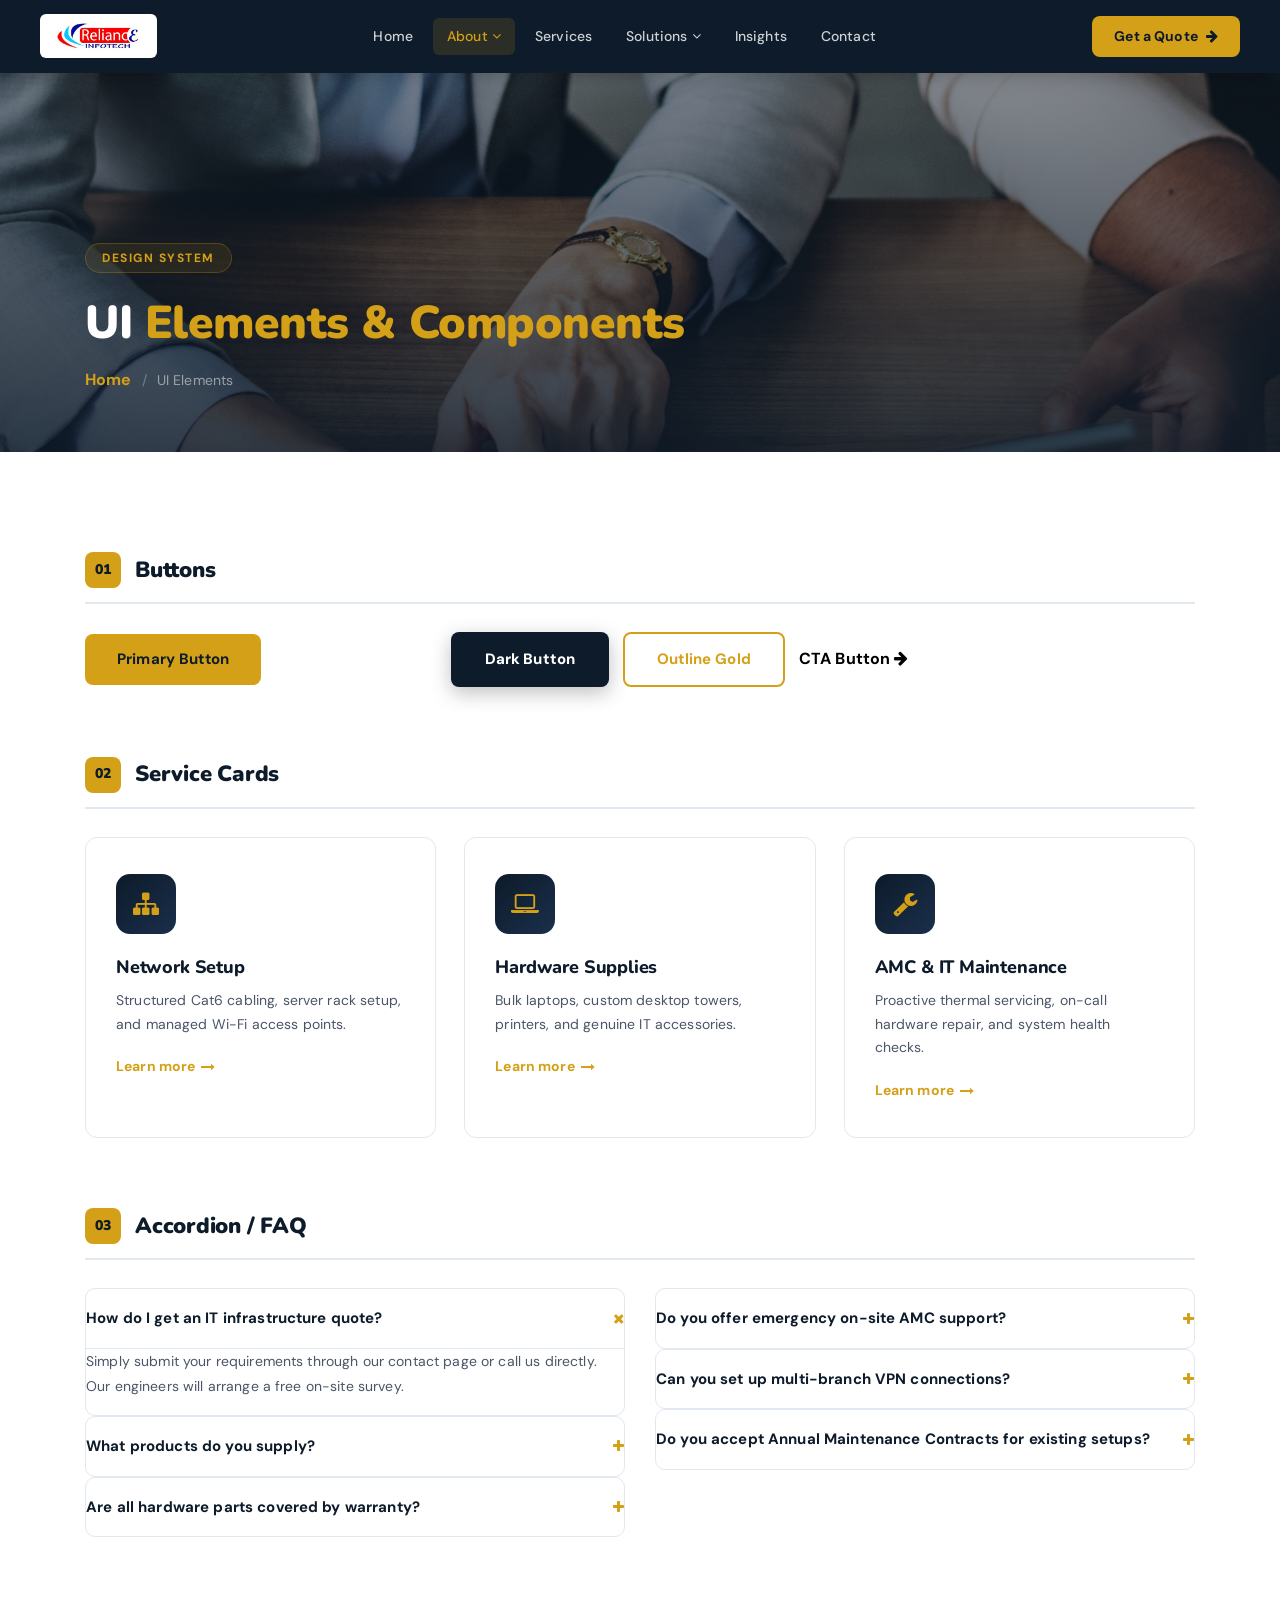
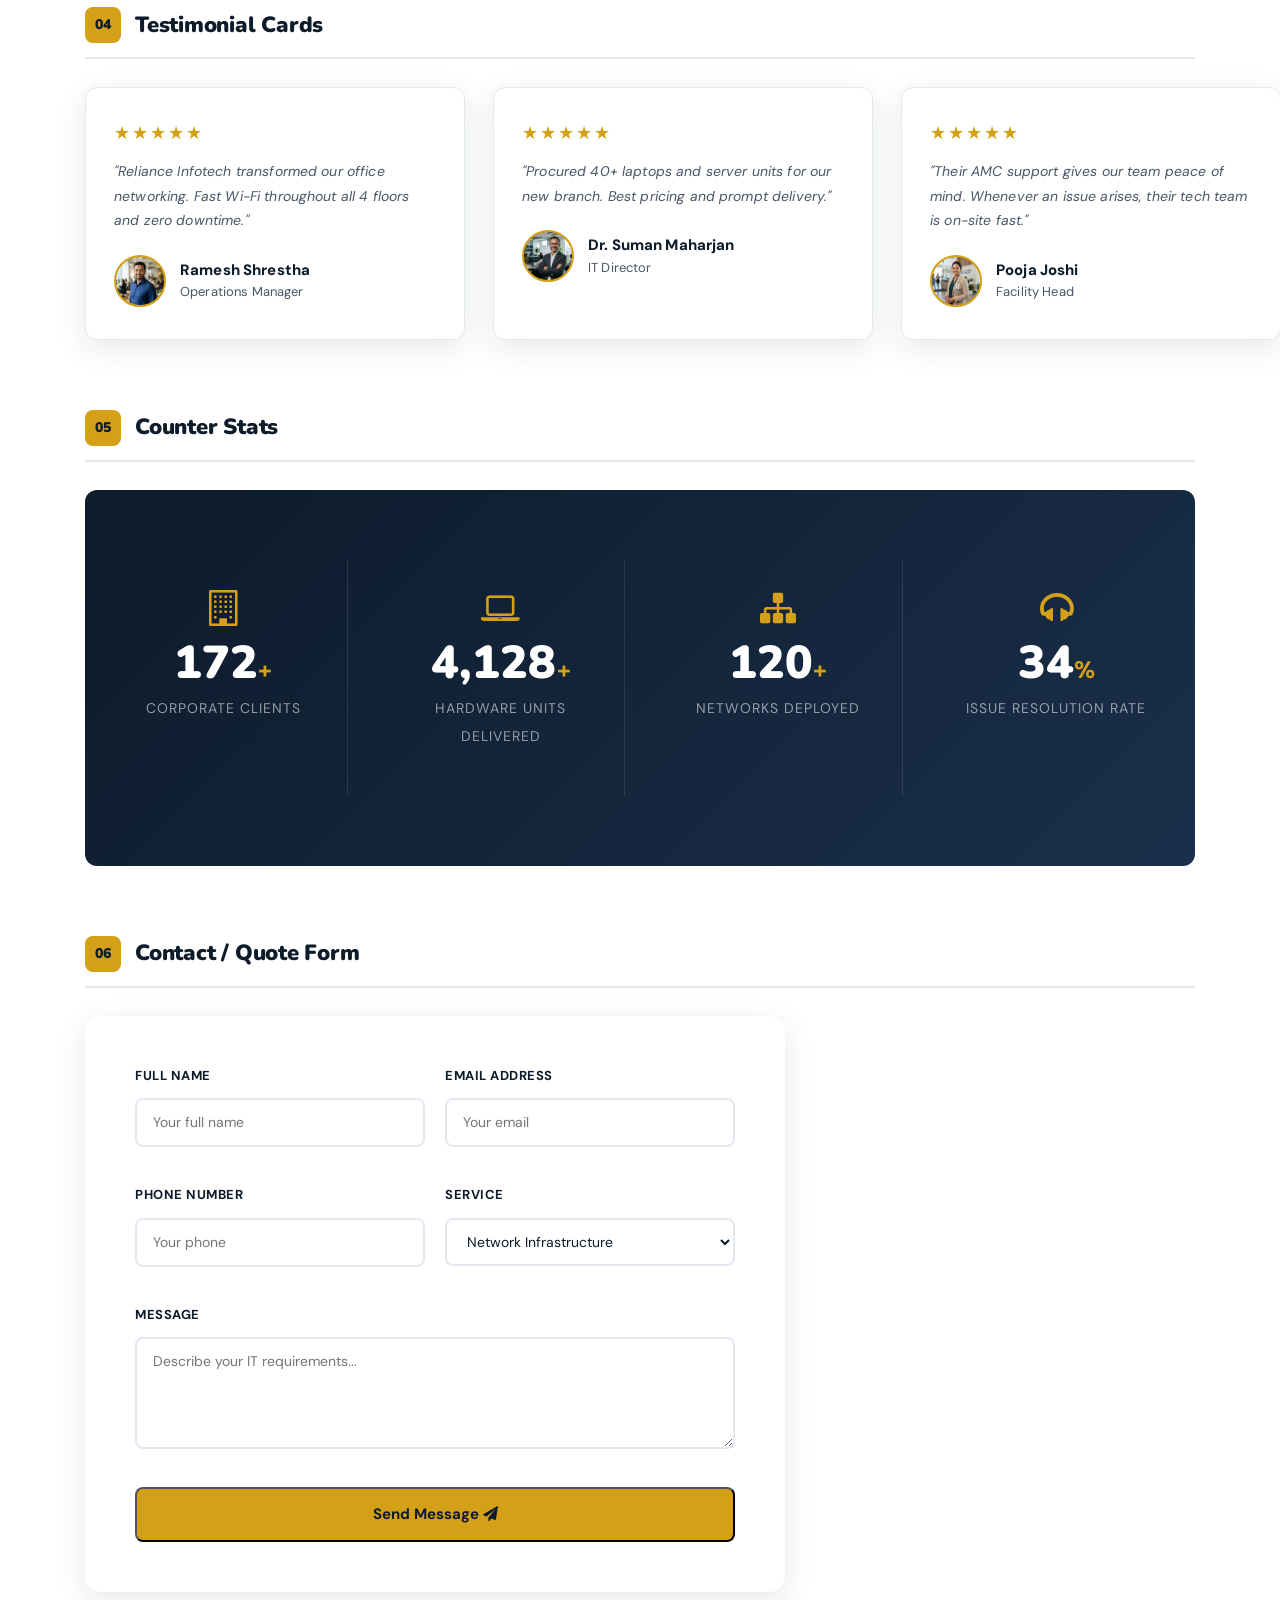
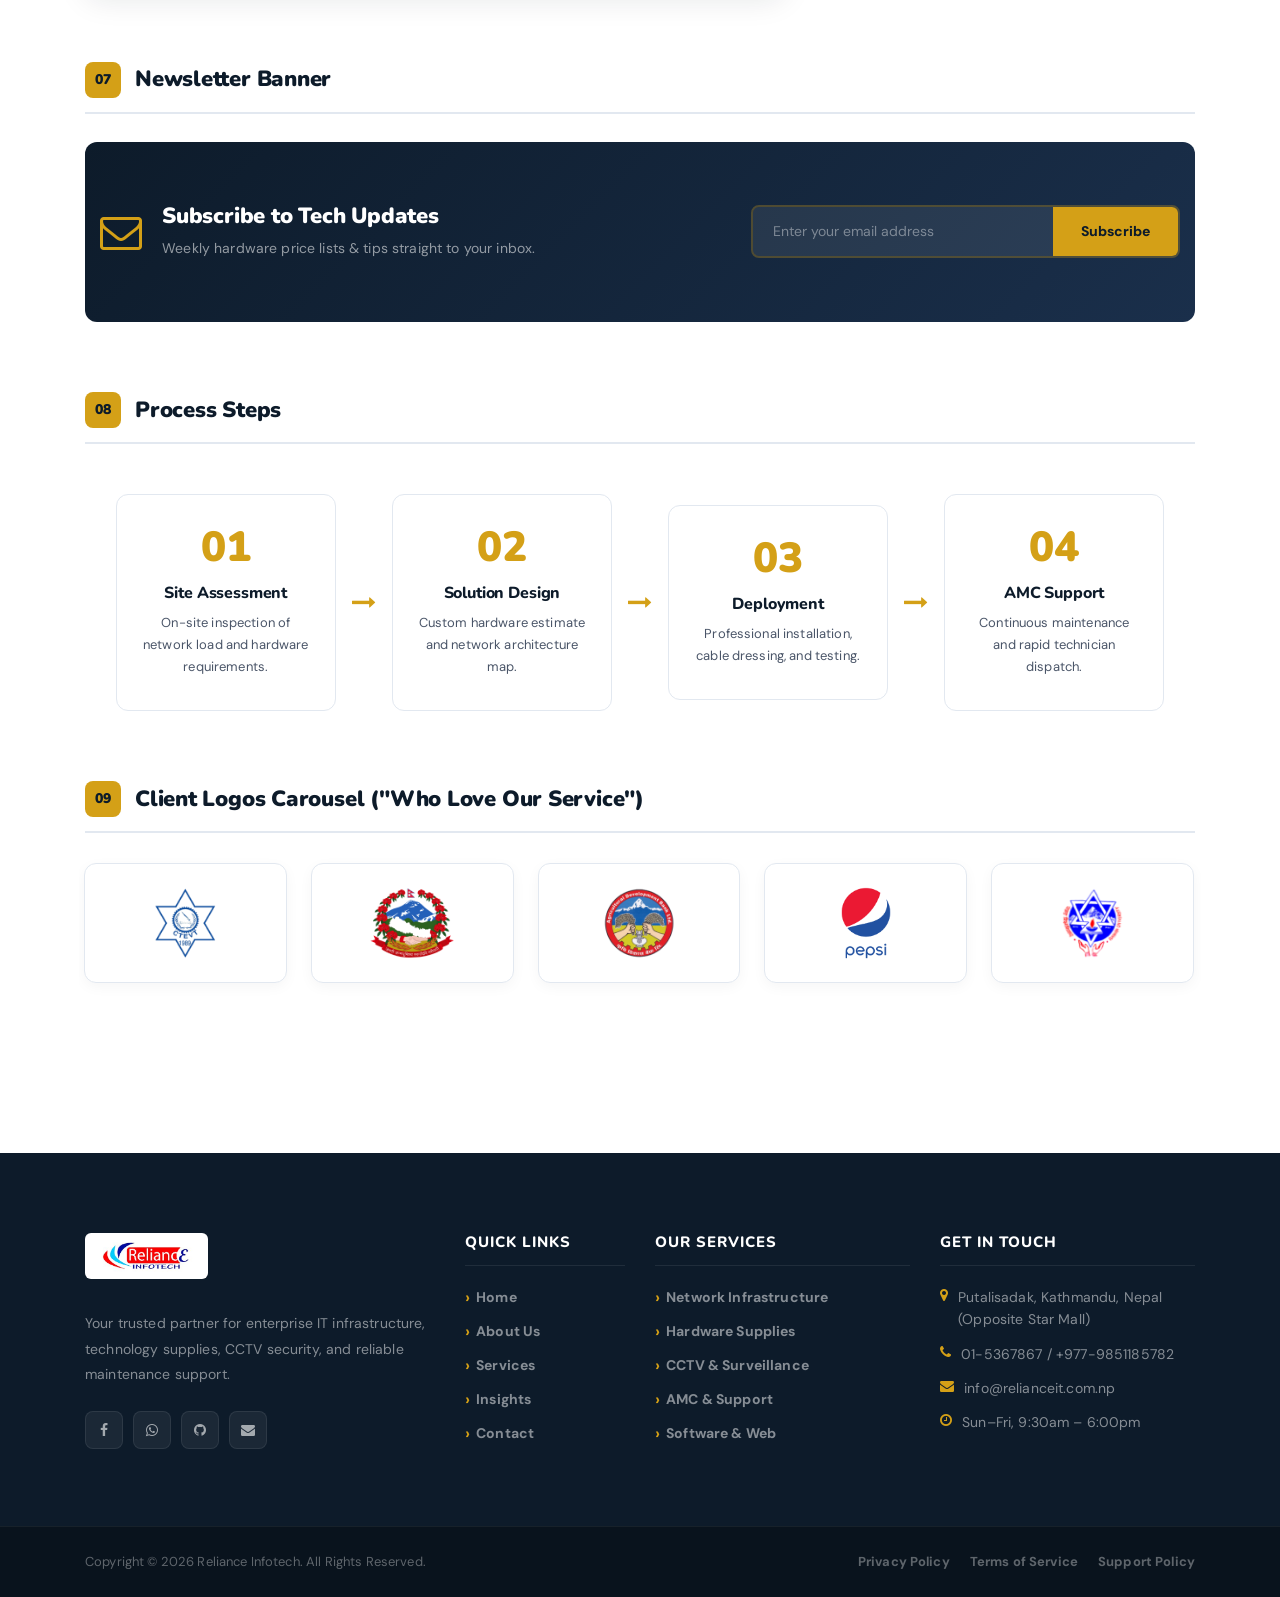
<file: elements.html>
<!DOCTYPE html>
<html lang="en">
<head>
    <meta charset="UTF-8">
    <meta name="description" content="Reliance Infotech UI Elements — buttons, forms, accordions, tabs, alerts, cards and more.">
    <meta http-equiv="X-UA-Compatible" content="IE=edge">
    <meta name="viewport" content="width=device-width, initial-scale=1, shrink-to-fit=no">
    <title>UI Elements — Reliance Infotech</title>
    <link rel="icon" type="image/x-icon" href="img/core-img/favicon.ico">
    <link rel="apple-touch-icon" href="img/core-img/favicon.png">
    <link rel="stylesheet" href="style.css">
    <link rel="stylesheet" href="css/custom-override.css">
</head>
<body>
    <div class="preloader d-flex align-items-center justify-content-center">
        <div class="lds-ellipsis"><div></div><div></div><div></div><div></div></div>
    </div>
    <header class="ve-header" id="ve-sticky">
        <div class="container-fluid ve-nav-wrap">
            <div class="ve-logo"><a href="index.html"><img src="img/core-img/logo.jpg" alt="Reliance Infotech Logo"></a></div>
            <nav class="ve-nav"><ul>
                <li><a href="index.html">Home</a></li>
                <li class="has-drop"><a href="about.html" class="active">About <i class="fa fa-angle-down"></i></a>
                    <ul class="ve-dropdown">
                        <li><a href="about.html">About Us</a></li>
                        <li><a href="services.html">Our Services</a></li>
                        <li><a href="elements.html">UI Elements</a></li>
                    </ul>
                </li>
                <li><a href="services.html">Services</a></li>
                <li class="has-drop"><a href="services.html">Solutions <i class="fa fa-angle-down"></i></a>
                    <ul class="ve-dropdown">
                        <li><a href="services.html">Network Infrastructure</a></li>
                        <li><a href="services.html">Hardware &amp; IT Supplies</a></li>
                        <li><a href="services.html">CCTV &amp; Surveillance</a></li>
                        <li><a href="services.html">AMC &amp; IT Support</a></li>
                    </ul>
                </li>
                <li><a href="post.html">Insights</a></li>
                <li><a href="contact.html">Contact</a></li>
            </ul></nav>
            <div class="ve-nav-cta"><a href="contact.html" class="ve-cta-btn">Get a Quote <i class="fa fa-arrow-right"></i></a></div>
            <button class="ve-toggler" id="ve-toggle"><span></span><span></span><span></span></button>
        </div>
        <div class="ve-mobile-menu" id="ve-mobile-menu"><ul>
            <li><a href="index.html">Home</a></li><li><a href="about.html">About</a></li>
            <li><a href="services.html">Services</a></li><li><a href="services.html">Solutions</a></li>
            <li><a href="post.html">Insights</a></li><li><a href="contact.html">Contact</a></li>
        </ul></div>
    </header>
    <section class="ve-page-hero" style="background-image:url(img/bg-img/13.jpg);">
        <div class="ve-page-hero-overlay"></div>
        <div class="container ve-page-hero-content">
            <span class="ve-section-tag">Design System</span><h1>UI <span>Elements &amp; Components</span></h1>
            <nav aria-label="breadcrumb"><ol class="ve-breadcrumb"><li><a href="index.html">Home</a></li><li class="active">UI Elements</li></ol></nav>
        </div>
    </section>

    <section class="ve-section ve-elements-section">
        <div class="container">

            <!-- BUTTONS -->
            <div class="ve-el-block">
                <h3 class="ve-el-title"><span>01</span> Buttons</h3>
                <div class="ve-el-demo">
                    <a href="contact.html" class="ve-btn-primary">Primary Button</a>
                    <a href="services.html" class="ve-btn-ghost">Ghost Button</a>
                    <a href="about.html" class="ve-btn-white" style="background:var(--ve-dark);color:#fff;">Dark Button</a>
                    <a href="services.html" class="ve-btn-primary" style="background:transparent;border:2px solid var(--ve-gold);color:var(--ve-gold);">Outline Gold</a>
                    <a href="contact.html" class="ve-cta-btn">CTA Button <i class="fa fa-arrow-right"></i></a>
                </div>
            </div>

            <!-- SERVICE CARDS -->
            <div class="ve-el-block">
                <h3 class="ve-el-title"><span>02</span> Service Cards</h3>
                <div class="ve-services-grid">
                    <div class="ve-service-card"><div class="ve-service-icon"><i class="fa fa-sitemap"></i></div><h4>Network Setup</h4><p>Structured Cat6 cabling, server rack setup, and managed Wi-Fi access points.</p><a href="services.html" class="ve-card-link">Learn more <i class="fa fa-long-arrow-right"></i></a></div>
                    <div class="ve-service-card"><div class="ve-service-icon"><i class="fa fa-laptop"></i></div><h4>Hardware Supplies</h4><p>Bulk laptops, custom desktop towers, printers, and genuine IT accessories.</p><a href="services.html" class="ve-card-link">Learn more <i class="fa fa-long-arrow-right"></i></a></div>
                    <div class="ve-service-card"><div class="ve-service-icon"><i class="fa fa-wrench"></i></div><h4>AMC &amp; IT Maintenance</h4><p>Proactive thermal servicing, on-call hardware repair, and system health checks.</p><a href="services.html" class="ve-card-link">Learn more <i class="fa fa-long-arrow-right"></i></a></div>
                </div>
            </div>

            <!-- ACCORDION + FAQ -->
            <div class="ve-el-block">
                <h3 class="ve-el-title"><span>03</span> Accordion / FAQ</h3>
                <div class="row">
                    <div class="col-12 col-lg-6">
                        <div class="ve-faq-list">
                            <div class="ve-faq-item open"><div class="ve-faq-q"><span>How do I get an IT infrastructure quote?</span><i class="fa fa-plus"></i></div><div class="ve-faq-a">Simply submit your requirements through our contact page or call us directly. Our engineers will arrange a free on-site survey.</div></div>
                            <div class="ve-faq-item"><div class="ve-faq-q"><span>What products do you supply?</span><i class="fa fa-plus"></i></div><div class="ve-faq-a">We supply business laptops, desktops, servers, printers, Cat6 network cables, Cisco/Mikrotik routers, and CCTV systems.</div></div>
                            <div class="ve-faq-item"><div class="ve-faq-q"><span>Are all hardware parts covered by warranty?</span><i class="fa fa-plus"></i></div><div class="ve-faq-a">Yes, all products carry official OEM manufacturer warranties with local service center backing.</div></div>
                        </div>
                    </div>
                    <div class="col-12 col-lg-6">
                        <div class="ve-faq-list">
                            <div class="ve-faq-item"><div class="ve-faq-q"><span>Do you offer emergency on-site AMC support?</span><i class="fa fa-plus"></i></div><div class="ve-faq-a">Yes. AMC contract clients receive rapid on-site technician dispatch within 2-4 hours inside Kathmandu Valley.</div></div>
                            <div class="ve-faq-item"><div class="ve-faq-q"><span>Can you set up multi-branch VPN connections?</span><i class="fa fa-plus"></i></div><div class="ve-faq-a">Yes, we regularly configure secure IPsec and WireGuard site-to-site VPN tunnels for multi-office organizations.</div></div>
                            <div class="ve-faq-item"><div class="ve-faq-q"><span>Do you accept Annual Maintenance Contracts for existing setups?</span><i class="fa fa-plus"></i></div><div class="ve-faq-a">Yes. We conduct an initial health audit of your existing hardware and networks before onboarding onto our AMC tier.</div></div>
                        </div>
                    </div>
                </div>
            </div>

            <!-- TESTIMONIAL CARDS -->
            <div class="ve-el-block">
                <h3 class="ve-el-title"><span>04</span> Testimonial Cards</h3>
                <div class="ve-testi-grid">
                    <div class="ve-testi-card"><div class="ve-testi-stars">&#9733;&#9733;&#9733;&#9733;&#9733;</div><p>"Reliance Infotech transformed our office networking. Fast Wi-Fi throughout all 4 floors and zero downtime."</p><div class="ve-testi-author"><div class="ve-testi-avatar bg-img" style="background-image:url(img/bg-img/client-ramesh.jpg);"></div><div><strong>Ramesh Shrestha</strong><span>Operations Manager</span></div></div></div>
                    <div class="ve-testi-card"><div class="ve-testi-stars">&#9733;&#9733;&#9733;&#9733;&#9733;</div><p>"Procured 40+ laptops and server units for our new branch. Best pricing and prompt delivery."</p><div class="ve-testi-author"><div class="ve-testi-avatar bg-img" style="background-image:url(img/bg-img/client-suman.jpg);"></div><div><strong>Dr. Suman Maharjan</strong><span>IT Director</span></div></div></div>
                    <div class="ve-testi-card"><div class="ve-testi-stars">&#9733;&#9733;&#9733;&#9733;&#9733;</div><p>"Their AMC support gives our team peace of mind. Whenever an issue arises, their tech team is on-site fast."</p><div class="ve-testi-author"><div class="ve-testi-avatar bg-img" style="background-image:url(img/bg-img/client-pooja.jpg);"></div><div><strong>Pooja Joshi</strong><span>Facility Head</span></div></div></div>
                </div>
            </div>

            <!-- COUNTERS -->
            <div class="ve-el-block">
                <h3 class="ve-el-title"><span>05</span> Counter Stats</h3>
                <section class="ve-counter-section" style="border-radius:var(--ve-radius);overflow:hidden;">
                    <div class="container"><div class="ve-counter-grid">
                        <div class="ve-counter-item"><i class="fa fa-building-o"></i><strong class="counter" data-count="500">0</strong><span>+</span><p>Corporate Clients</p></div>
                        <div class="ve-counter-item"><i class="fa fa-laptop"></i><strong class="counter" data-count="12000">0</strong><span>+</span><p>Hardware Units Delivered</p></div>
                        <div class="ve-counter-item"><i class="fa fa-sitemap"></i><strong class="counter" data-count="350">0</strong><span>+</span><p>Networks Deployed</p></div>
                        <div class="ve-counter-item"><i class="fa fa-headphones"></i><strong class="counter" data-count="99">0</strong><span>%</span><p>Issue Resolution Rate</p></div>
                    </div></div>
                </section>
            </div>

            <!-- CONTACT FORM -->
            <div class="ve-el-block">
                <h3 class="ve-el-title"><span>06</span> Contact / Quote Form</h3>
                <div class="ve-contact-form-wrap" style="max-width:700px;">
                    <form class="ve-contact-form" action="#" method="post">
                        <div class="ve-form-row">
                            <div class="ve-form-group"><label>Full Name</label><input type="text" placeholder="Your full name"></div>
                            <div class="ve-form-group"><label>Email Address</label><input type="email" placeholder="Your email"></div>
                        </div>
                        <div class="ve-form-row">
                            <div class="ve-form-group"><label>Phone Number</label><input type="tel" placeholder="Your phone"></div>
                            <div class="ve-form-group"><label>Service</label><select><option>Network Infrastructure</option><option>Hardware Procurement</option><option>CCTV Surveillance</option><option>AMC Support</option></select></div>
                        </div>
                        <div class="ve-form-group"><label>Message</label><textarea rows="4" placeholder="Describe your IT requirements..."></textarea></div>
                        <button type="submit" class="ve-btn-primary">Send Message <i class="fa fa-paper-plane"></i></button>
                    </form>
                </div>
            </div>

            <!-- NEWSLETTER -->
            <div class="ve-el-block">
                <h3 class="ve-el-title"><span>07</span> Newsletter Banner</h3>
                <section class="ve-newsletter-section" style="border-radius:var(--ve-radius);overflow:hidden;"><div class="container"><div class="ve-newsletter-wrap">
                    <div class="ve-nl-left"><i class="fa fa-envelope-o"></i><div><h3>Subscribe to Tech Updates</h3><p>Weekly hardware price lists &amp; tips straight to your inbox.</p></div></div>
                    <div class="ve-nl-right"><form class="ve-nl-form" action="#" method="post"><input type="email" placeholder="Enter your email address" required><button type="submit">Subscribe</button></form></div>
                </div></div></section>
            </div>

            <!-- PROCESS STEPS -->
            <div class="ve-el-block">
                <h3 class="ve-el-title"><span>08</span> Process Steps</h3>
                <div class="ve-process-grid">
                    <div class="ve-process-step"><div class="ve-process-num">01</div><h5>Site Assessment</h5><p>On-site inspection of network load and hardware requirements.</p></div>
                    <div class="ve-process-arrow"><i class="fa fa-long-arrow-right"></i></div>
                    <div class="ve-process-step"><div class="ve-process-num">02</div><h5>Solution Design</h5><p>Custom hardware estimate and network architecture map.</p></div>
                    <div class="ve-process-arrow"><i class="fa fa-long-arrow-right"></i></div>
                    <div class="ve-process-step"><div class="ve-process-num">03</div><h5>Deployment</h5><p>Professional installation, cable dressing, and testing.</p></div>
                    <div class="ve-process-arrow"><i class="fa fa-long-arrow-right"></i></div>
                    <div class="ve-process-step"><div class="ve-process-num">04</div><h5>AMC Support</h5><p>Continuous maintenance and rapid technician dispatch.</p></div>
                </div>
            </div>

            <!-- CLIENT LOGOS / WHO LOVE OUR SERVICE -->
            <div class="ve-el-block">
                <h3 class="ve-el-title"><span>09</span> Client Logos Carousel ("Who Love Our Service")</h3>
                <div class="ve-clients-slider-wrap">
                    <div class="ve-clients-slider owl-carousel owl-theme">
                        <div class="ve-client-card" title="CTEVT Nepal"><img src="img/clients/1-1.png" alt="CTEVT"></div>
                        <div class="ve-client-card" title="Government of Nepal"><img src="img/clients/2-1.png" alt="Nepal Gov"></div>
                        <div class="ve-client-card" title="Agricultural Development Bank"><img src="img/clients/3-1.png" alt="Agricultural Bank"></div>
                        <div class="ve-client-card" title="Pepsi Nepal"><img src="img/clients/4.png" alt="Pepsi"></div>
                        <div class="ve-client-card" title="Tribhuvan University Affiliated Institute"><img src="img/clients/5.png" alt="TU Institute"></div>
                        <div class="ve-client-card" title="Nepal Telecom"><img src="img/clients/6.png" alt="Nepal Telecom"></div>
                        <div class="ve-client-card" title="Training Center"><img src="img/clients/7.png" alt="Training Center"></div>
                        <div class="ve-client-card" title="Tech Partner"><img src="img/clients/8.png" alt="Tech Partner"></div>
                        <div class="ve-client-card" title="Corporate Partner"><img src="img/clients/9.png" alt="Corporate Partner"></div>
                    </div>
                </div>
            </div>

        </div>
    </section>
    <footer class="ve-footer"><div class="container"><div class="row">
        <div class="col-12 col-sm-6 col-lg-4 mb-50"><div class="ve-footer-brand">
            <a href="index.html" class="ve-footer-logo"><img src="img/core-img/logo.jpg" alt="Reliance Infotech Logo"></a>
            <p>Your trusted partner for enterprise IT infrastructure, technology supplies, CCTV security, and reliable maintenance support.</p>
            <div class="ve-social">
                            <a href="https://www.facebook.com/relianceit.np/" target="_blank" rel="noopener noreferrer" title="Facebook"><i class="fa fa-facebook"></i></a>
                            <a href="https://wa.me/9779851185782" target="_blank" rel="noopener noreferrer" title="WhatsApp"><i class="fa fa-whatsapp"></i></a>
                            <a href="https://github.com/shakyamtech" target="_blank" rel="noopener noreferrer" title="GitHub"><i class="fa fa-github"></i></a>
                            <a href="mailto:info@relianceit.com.np" title="Email"><i class="fa fa-envelope"></i></a>
                        </div>
        </div></div>
        <div class="col-12 col-sm-6 col-lg-2 mb-50"><h5 class="ve-footer-title">Quick Links</h5>
            <ul class="ve-footer-links"><li><a href="index.html">Home</a></li><li><a href="about.html">About Us</a></li><li><a href="services.html">Services</a></li><li><a href="post.html">Insights</a></li><li><a href="contact.html">Contact</a></li></ul>
        </div>
        <div class="col-12 col-sm-6 col-lg-3 mb-50"><h5 class="ve-footer-title">Our Services</h5>
            <ul class="ve-footer-links">
                <li><a href="services.html">Network Infrastructure</a></li>
                <li><a href="services.html">Hardware Supplies</a></li>
                <li><a href="services.html">CCTV &amp; Surveillance</a></li>
                <li><a href="services.html">AMC &amp; Support</a></li>
                <li><a href="services.html">Software &amp; Web</a></li>
            </ul>
        </div>
        <div class="col-12 col-sm-6 col-lg-3 mb-50"><h5 class="ve-footer-title">Get In Touch</h5>
            <ul class="ve-footer-contact"><li><i class="fa fa-map-marker"></i> Putalisadak, Kathmandu, Nepal (Opposite Star Mall)</li><li><i class="fa fa-phone"></i> 01-5367867 / +977-9851185782</li><li><i class="fa fa-envelope"></i> info@relianceit.com.np</li><li><i class="fa fa-clock-o"></i> Sun–Fri, 9:30am – 6:00pm</li></ul>
        </div>
    </div></div>
    <div class="ve-footer-bottom"><div class="container"><div class="ve-footer-bottom-inner">
        <p>Copyright &copy; <script>document.write(new Date().getFullYear());</script> Reliance Infotech. All Rights Reserved.</p>
        <ul><li><a href="#">Privacy Policy</a></li><li><a href="#">Terms of Service</a></li><li><a href="#">Support Policy</a></li></ul>
    </div></div></div></footer>
    <script src="js/jquery/jquery-2.2.4.min.js"></script>
    <script src="js/bootstrap/popper.min.js"></script>
    <script src="js/bootstrap/bootstrap.min.js"></script>
    <script src="js/plugins/plugins.js"></script>
    <script src="js/active.js"></script>
    <script src="js/app.js"></script>
</body></html>
</file>
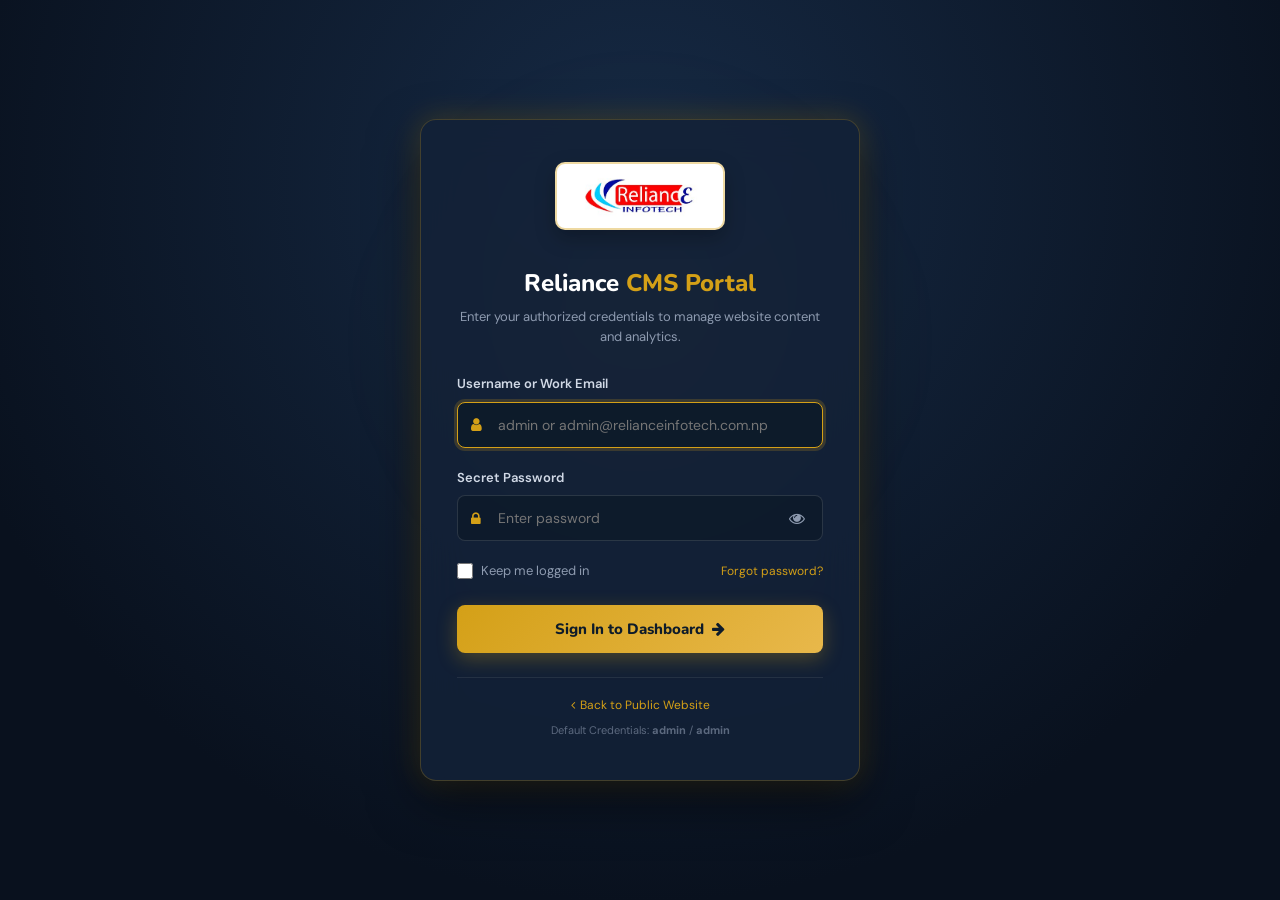
<file: admin/login.html>
<!DOCTYPE html>
<html lang="en">
<head>
    <meta charset="UTF-8">
    <meta name="viewport" content="width=device-width, initial-scale=1.0">
    <title>Admin Login — Reliance Infotech Portal</title>
    
    <link rel="icon" type="image/x-icon" href="/img/core-img/favicon.ico">
    <link rel="stylesheet" href="/css/font-awesome.min.css">
    <link rel="stylesheet" href="/admin/css/admin.css">
</head>
<body class="adm-login-body">

    <div class="adm-login-card">
        <!-- Logo Link to Homepage -->
        <div class="adm-login-logo">
            <a href="/index.html" title="Return to Reliance Infotech Homepage">
                <img src="/img/core-img/logo.jpg" alt="Reliance Infotech Logo">
            </a>
        </div>

        <div class="adm-login-header">
            <h2>Reliance <span>CMS Portal</span></h2>
            <p>Enter your authorized credentials to manage website content and analytics.</p>
        </div>

        <!-- Error Alert -->
        <div id="loginAlert" class="adm-alert-error">
            <i class="fa fa-exclamation-triangle"></i> <span id="loginAlertText">Invalid credentials.</span>
        </div>

        <form id="loginForm">
            <div class="adm-form-group">
                <label for="usernameInput">Username or Work Email</label>
                <div class="adm-input-wrap">
                    <i class="fa fa-user adm-input-icon"></i>
                    <input type="text" id="usernameInput" class="adm-input" placeholder="admin or admin@relianceinfotech.com.np" required autofocus>
                </div>
            </div>

            <div class="adm-form-group">
                <label for="passwordInput">Secret Password</label>
                <div class="adm-input-wrap has-toggle">
                    <i class="fa fa-lock adm-input-icon"></i>
                    <input type="password" id="passwordInput" class="adm-input" placeholder="Enter password" required>
                    <!-- Eye Toggle for Show/Hide Password -->
                    <button type="button" id="togglePasswordBtn" class="adm-eye-toggle" title="Show/Hide Password" aria-label="Toggle password visibility">
                        <i class="fa fa-eye" id="toggleIcon"></i>
                    </button>
                </div>
            </div>

            <div class="adm-login-meta">
                <label class="adm-remember">
                    <input type="checkbox" id="rememberMe">
                    <span>Keep me logged in</span>
                </label>
                <a href="#" id="forgotPassBtn" style="font-size:12px;">Forgot password?</a>
            </div>

            <button type="submit" id="submitLoginBtn" class="adm-btn-primary">
                <span>Sign In to Dashboard</span> <i class="fa fa-arrow-right"></i>
            </button>
        </form>

        <div class="adm-login-footer">
            <a href="/index.html">
                <i class="fa fa-angle-left"></i> Back to Public Website
            </a>
            <div style="margin-top:8px; opacity:0.6; font-size:11px;">
                Default Credentials: <strong>admin</strong> / <strong>admin</strong>
            </div>
        </div>
    </div>

    <!-- Scripts -->
    <script src="/admin/js/admin-auth.js"></script>
    <script>
        // Redirect if already logged in
        AdminAuth.redirectIfAuth();

        var toggleBtn = document.getElementById('togglePasswordBtn');
        var passInput = document.getElementById('passwordInput');
        var toggleIcon = document.getElementById('toggleIcon');

        // Show/Hide Password Toggle
        toggleBtn.addEventListener('click', function() {
            if (passInput.type === 'password') {
                passInput.type = 'text';
                toggleIcon.classList.remove('fa-eye');
                toggleIcon.classList.add('fa-eye-slash');
            } else {
                passInput.type = 'password';
                toggleIcon.classList.remove('fa-eye-slash');
                toggleIcon.classList.add('fa-eye');
            }
        });

        // Form Submit
        var loginForm = document.getElementById('loginForm');
        var loginAlert = document.getElementById('loginAlert');
        var loginAlertText = document.getElementById('loginAlertText');
        var submitBtn = document.getElementById('submitLoginBtn');

        loginForm.addEventListener('submit', function(e) {
            e.preventDefault();
            var user = document.getElementById('usernameInput').value;
            var pass = passInput.value;
            var rem = document.getElementById('rememberMe').checked;

            submitBtn.disabled = true;
            submitBtn.innerHTML = '<i class="fa fa-spinner fa-spin"></i> Authenticating...';

            setTimeout(function() {
                var res = AdminAuth.login(user, pass, rem);
                if (res.success) {
                    window.location.href = '/admin/index.html';
                } else {
                    submitBtn.disabled = false;
                    submitBtn.innerHTML = '<span>Sign In to Dashboard</span> <i class="fa fa-arrow-right"></i>';
                    loginAlertText.textContent = res.message;
                    loginAlert.style.display = 'block';
                    passInput.focus();
                }
            }, 400);
        });

        document.getElementById('forgotPassBtn').addEventListener('click', function(e) {
            e.preventDefault();
            alert('Default credentials are:\nUsername: admin\nPassword: admin\n\nYou can change your password inside Admin Settings.');
        });
    </script>
</body>
</html>
</file>
<file: style.css>
/* [Core Stylesheet - 1.0] */
/* :: 1.0 Import Fonts */
@import url("https://fonts.googleapis.com/css2?family=Raleway:wght@300;400;500;600;700&family=Source+Sans+3:wght@300;400;600;700&display=swap");
/* :: 2.0 Import All CSS */
@import url(css/bootstrap.min.css);
@import url(css/classy-nav.css);
@import url(css/owl.carousel.min.css);
@import url(css/animate.css);
@import url(css/font-awesome.min.css);
@import url(css/credit-icon.css);
/* :: 3.0 Base CSS */
* {
  margin: 0;
  padding: 0; }

body {
  font-family: "Source Sans 3", sans-serif;
  font-size: 14px; }

h1,
h2,
h3,
h4,
h5,
h6 {
  font-family: "Raleway", sans-serif;
  color: #000000;
  line-height: 1.3;
  font-weight: 700; }

p {
  color: #838383;
  font-size: 15px;
  line-height: 2;
  font-weight: 400; }

a,
a:hover,
a:focus {
  -webkit-transition-duration: 500ms;
  transition-duration: 500ms;
  text-decoration: none;
  outline: 0 solid transparent;
  color: #000000;
  font-weight: 700;
  font-size: 16px; }

ul,
ol {
  margin: 0; }
  ul li,
  ol li {
    list-style: none; }

img {
  height: auto;
  max-width: 100%; }

/* :: 3.1.0 Spacing */
.mt-15 {
  margin-top: 15px !important; }

.mt-30 {
  margin-top: 30px !important; }

.mt-50 {
  margin-top: 50px !important; }

.mt-70 {
  margin-top: 70px !important; }

.mt-100 {
  margin-top: 100px !important; }

.mb-15 {
  margin-bottom: 15px !important; }

.mb-30 {
  margin-bottom: 30px !important; }

.mb-50 {
  margin-bottom: 50px !important; }

.mb-70 {
  margin-bottom: 70px !important; }

.mb-100 {
  margin-bottom: 100px !important; }

.ml-15 {
  margin-left: 15px !important; }

.ml-30 {
  margin-left: 30px !important; }

.ml-50 {
  margin-left: 50px !important; }

.mr-15 {
  margin-right: 15px !important; }

.mr-30 {
  margin-right: 30px !important; }

.mr-50 {
  margin-right: 50px !important; }

/* :: 3.2.0 Height */
.height-400 {
  height: 400px !important; }

.height-500 {
  height: 500px !important; }

.height-600 {
  height: 600px !important; }

.height-700 {
  height: 700px !important; }

.height-800 {
  height: 800px !important; }

/* :: 3.3.0 Section Padding */
.section-padding-100 {
  padding-top: 100px;
  padding-bottom: 100px; }

.section-padding-100-0 {
  padding-top: 100px;
  padding-bottom: 0; }

.section-padding-0-100 {
  padding-top: 0;
  padding-bottom: 100px; }

.section-padding-100-70 {
  padding-top: 100px;
  padding-bottom: 70px; }

/* :: 3.4.0 Preloader */
.preloader {
  background-color: #1b3a6b;
  width: 100%;
  height: 100%;
  position: fixed;
  top: 0;
  left: 0;
  right: 0;
  z-index: 99999; }
  .preloader .lds-ellipsis {
    display: inline-block;
    position: relative;
    width: 64px;
    height: 64px; }
    .preloader .lds-ellipsis div {
      position: absolute;
      top: 27px;
      width: 11px;
      height: 11px;
      border-radius: 50%;
      background: #0e9c7f;
      animation-timing-function: cubic-bezier(0, 1, 1, 0); }
      .preloader .lds-ellipsis div:nth-child(1) {
        left: 6px;
        -webkit-animation: lds-ellipsis1 0.6s infinite;
        animation: lds-ellipsis1 0.6s infinite; }
      .preloader .lds-ellipsis div:nth-child(2) {
        left: 6px;
        -webkit-animation: lds-ellipsis2 0.6s infinite;
        animation: lds-ellipsis2 0.6s infinite; }
      .preloader .lds-ellipsis div:nth-child(3) {
        left: 26px;
        -webkit-animation: lds-ellipsis2 0.6s infinite;
        animation: lds-ellipsis2 0.6s infinite; }
      .preloader .lds-ellipsis div:nth-child(4) {
        left: 45px;
        -webkit-animation: lds-ellipsis3 0.6s infinite;
        animation: lds-ellipsis3 0.6s infinite; }

@-webkit-keyframes lds-ellipsis1 {
  0% {
    -webkit-transform: scale(0);
    transform: scale(0); }
  100% {
    -webkit-transform: scale(1);
    transform: scale(1); } }
@keyframes lds-ellipsis1 {
  0% {
    -webkit-transform: scale(0);
    transform: scale(0); }
  100% {
    -webkit-transform: scale(1);
    transform: scale(1); } }
@-webkit-keyframes lds-ellipsis3 {
  0% {
    -webkit-transform: scale(1);
    transform: scale(1); }
  100% {
    -webkit-transform: scale(0);
    transform: scale(0); } }
@keyframes lds-ellipsis3 {
  0% {
    -webkit-transform: scale(1);
    transform: scale(1); }
  100% {
    -webkit-transform: scale(0);
    transform: scale(0); } }
@-webkit-keyframes lds-ellipsis2 {
  0% {
    -webkit-transform: translate(0, 0);
    transform: translate(0, 0); }
  100% {
    -webkit-transform: translate(19px, 0);
    transform: translate(19px, 0); } }
@keyframes lds-ellipsis2 {
  0% {
    -webkit-transform: translate(0, 0);
    transform: translate(0, 0); }
  100% {
    -webkit-transform: translate(19px, 0);
    transform: translate(19px, 0); } }
/* :: 3.5.0 Miscellaneous */
.jarallax {
  position: relative;
  z-index: 0; }

.jarallax > .jarallax-img {
  position: absolute;
  object-fit: cover;
  font-family: 'object-fit: cover;';
  top: 0;
  left: 0;
  width: 100%;
  height: 100%;
  z-index: -1; }

.section-heading {
  position: relative;
  z-index: 1;
  margin-bottom: 30px; }
  .section-heading .line {
    width: 25px;
    height: 5px;
    border-radius: 3px;
    background-color: #0e9c7f;
    margin-bottom: 20px; }
  .section-heading p {
    font-size: 12px;
    margin-bottom: 0;
    letter-spacing: 2px;
    color: #a5a5a5;
    text-transform: uppercase; }
  .section-heading h2 {
    font-size: 36px;
    color: #212121;
    font-weight: 700;
    margin-bottom: 0; }
    @media only screen and (min-width: 992px) and (max-width: 1199px) {
      .section-heading h2 {
        font-size: 28px; } }
    @media only screen and (min-width: 768px) and (max-width: 991px) {
      .section-heading h2 {
        font-size: 24px; } }
    @media only screen and (max-width: 767px) {
      .section-heading h2 {
        font-size: 24px; } }
  .section-heading.white .line {
    background-color: #ffffff; }
  .section-heading.white p,
  .section-heading.white h2 {
    color: #ffffff; }
  .section-heading.text-center .line {
    margin-left: auto;
    margin-right: auto; }

.box-shadow {
  position: relative;
  z-index: 1; }
  .box-shadow:hover {
    box-shadow: 0 0 24px rgba(0, 0, 0, 0.2); }

.tooltip-inner {
  background-color: #0e9c7f;
  box-shadow: 0 0 24px rgba(0, 0, 0, 0.2); }

.tooltip .arrow::before {
  border-bottom-color: #0e9c7f; }

.bg-img {
  background-position: center center;
  background-size: cover;
  background-repeat: no-repeat; }

.bg-white {
  background-color: #ffffff !important; }

.bg-dark {
  background-color: #000000 !important; }

.bg-transparent {
  background-color: transparent !important; }

.bg-gray {
  background-color: #f5f7fa; }

.font-bold {
  font-weight: 700; }

.font-light {
  font-weight: 300; }

.bg-overlay {
  position: relative;
  z-index: 2;
  background-position: center center;
  background-size: cover; }
  .bg-overlay::after {
    background-color: rgba(0, 0, 0, 0.61);
    position: absolute;
    z-index: -1;
    top: 0;
    left: 0;
    width: 100%;
    height: 100%;
    content: ""; }

.bg-fixed {
  background-attachment: fixed !important; }

/* :: 3.6.0 ScrollUp */
#scrollUp {
  background-color: #1b3a6b;
  border-radius: 5px 0 0 5px;
  bottom: 70px;
  color: #ffffff;
  font-size: 10px;
  padding: 12px 0;
  height: 60px;
  line-height: 1.5;
  right: 0;
  text-align: center;
  width: 35px;
  -webkit-transition-duration: 500ms;
  transition-duration: 500ms;
  font-weight: 700;
  box-shadow: 0 1px 5px 2px rgba(0, 0, 0, 0.15);
  text-transform: uppercase; }
  #scrollUp i {
    font-size: 18px;
    display: block; }
  #scrollUp:hover {
    background-color: #0e9c7f;
    color: #ffffff; }

/* :: 3.7.0 Credit Button */
.credit-btn {
  -webkit-transition-duration: 500ms;
  transition-duration: 500ms;
  background-color: #0e9c7f;
  position: relative;
  z-index: 1;
  display: inline-block;
  min-width: 175px;
  height: 48px;
  color: #ffffff;
  border-radius: 5px;
  padding: 0 30px;
  font-size: 14px;
  line-height: 48px;
  font-weight: 700;
  text-transform: uppercase; }
  .credit-btn:hover, .credit-btn:focus {
    font-size: 14px;
    font-weight: 700;
    background-color: #1b3a6b;
    color: #ffffff; }
  .credit-btn.btn-2 {
    background-color: #1b3a6b;
    color: #ffffff; }
    .credit-btn.btn-2:hover, .credit-btn.btn-2:focus {
      background-color: #0e9c7f;
      color: #ffffff; }
  .credit-btn.btn-3 {
    background-color: transparent;
    color: #1b3a6b;
    border: 2px solid #1b3a6b;
    line-height: 44px; }
    .credit-btn.btn-3:hover, .credit-btn.btn-3:focus {
      border: 2px solid #1b3a6b;
      background-color: #1b3a6b;
      color: #ffffff; }

/* :: 4.0 Header Area CSS */
.header-area {
  position: relative;
  z-index: 1000;
  width: 100%; }
  .header-area .top-header-area {
    position: relative;
    z-index: 1;
    width: 100%;
    height: 80px;
    background-color: #eef1f7; }
    .header-area .top-header-area .top-contact-info {
      position: relative;
      z-index: 1; }
      .header-area .top-header-area .top-contact-info a {
        display: inline-block;
        color: #838383;
        font-size: 14px;
        margin-bottom: 0;
        display: -webkit-box;
        display: -ms-flexbox;
        display: flex;
        -webkit-box-align: center;
        -ms-flex-align: center;
        -ms-grid-row-align: center;
        align-items: center;
        font-weight: 600; }
        .header-area .top-header-area .top-contact-info a img {
          margin-right: 10px; }
        @media only screen and (max-width: 767px) {
          .header-area .top-header-area .top-contact-info a span {
            display: none; } }
        .header-area .top-header-area .top-contact-info a:first-child {
          margin-right: 30px; }
        .header-area .top-header-area .top-contact-info a:hover, .header-area .top-header-area .top-contact-info a:focus {
          color: #1b3a6b; }
        @media only screen and (min-width: 768px) and (max-width: 991px) {
          .header-area .top-header-area .top-contact-info a {
            font-size: 13px; } }
  .header-area .credit-main-menu {
    position: relative;
    width: 100%;
    z-index: 1;
    background-color: #0e9c7f; }
    .header-area .credit-main-menu::after {
      width: 50%;
      height: 100%;
      background-color: #1b3a6b;
      position: absolute;
      top: 0;
      left: 0;
      content: '';
      z-index: 1; }
    .header-area .credit-main-menu .classy-nav-container {
      background-color: transparent; }
    .header-area .credit-main-menu .classy-navbar {
      height: 85px;
      padding: 0;
      background-color: #1b3a6b; }
      @media only screen and (max-width: 767px) {
        .header-area .credit-main-menu .classy-navbar {
          height: 70px; } }
      .header-area .credit-main-menu .classy-navbar .classynav ul li a {
        font-weight: 600;
        text-transform: capitalize;
        font-size: 15px;
        padding: 0 15px;
        color: #ffffff; }
        .header-area .credit-main-menu .classy-navbar .classynav ul li a:hover, .header-area .credit-main-menu .classy-navbar .classynav ul li a:focus {
          color: #0e9c7f; }
        @media only screen and (min-width: 992px) and (max-width: 1199px) {
          .header-area .credit-main-menu .classy-navbar .classynav ul li a {
            font-size: 14px; } }
        @media only screen and (min-width: 768px) and (max-width: 991px) {
          .header-area .credit-main-menu .classy-navbar .classynav ul li a {
            color: #1b3a6b; } }
        @media only screen and (max-width: 767px) {
          .header-area .credit-main-menu .classy-navbar .classynav ul li a {
            color: #1b3a6b; } }
      .header-area .credit-main-menu .classy-navbar .classynav > ul > li:first-child a {
        padding-left: 0; }
        @media only screen and (min-width: 768px) and (max-width: 991px) {
          .header-area .credit-main-menu .classy-navbar .classynav > ul > li:first-child a {
            padding-left: 15px; } }
        @media only screen and (max-width: 767px) {
          .header-area .credit-main-menu .classy-navbar .classynav > ul > li:first-child a {
            padding-left: 15px; } }
      .header-area .credit-main-menu .classy-navbar .classynav ul li.megamenu-item > a::after,
      .header-area .credit-main-menu .classy-navbar .classynav ul li.has-down > a::after {
        color: #ffffff; }
        @media only screen and (min-width: 768px) and (max-width: 991px) {
          .header-area .credit-main-menu .classy-navbar .classynav ul li.megamenu-item > a::after,
          .header-area .credit-main-menu .classy-navbar .classynav ul li.has-down > a::after {
            color: #1b3a6b; } }
        @media only screen and (max-width: 767px) {
          .header-area .credit-main-menu .classy-navbar .classynav ul li.megamenu-item > a::after,
          .header-area .credit-main-menu .classy-navbar .classynav ul li.has-down > a::after {
            color: #1b3a6b; } }
      .header-area .credit-main-menu .classy-navbar .classynav ul li ul li a {
        color: #1b3a6b;
        font-size: 14px; }
      .header-area .credit-main-menu .classy-navbar .contact {
        position: relative;
        z-index: 1;
        padding-left: 50px;
        height: 100%;
        overflow-y: hidden;
        overflow-x: hidden; }
        .header-area .credit-main-menu .classy-navbar .contact::before {
          width: 100%;
          height: 200%;
          content: '';
          position: absolute;
          top: 42%;
          left: 0;
          z-index: -1;
          background-color: #0e9c7f;
          -webkit-transform: rotate(30deg);
          transform: rotate(30deg); }
        .header-area .credit-main-menu .classy-navbar .contact::after {
          width: 1000%;
          height: 100%;
          content: '';
          position: absolute;
          top: 0;
          left: 62px;
          z-index: -1;
          background-color: #0e9c7f; }
        .header-area .credit-main-menu .classy-navbar .contact a {
          display: inline-block;
          font-size: 24px;
          color: #1b3a6b;
          font-weight: 700;
          line-height: 85px; }
          .header-area .credit-main-menu .classy-navbar .contact a:hover {
            color: #ffffff; }
          @media only screen and (min-width: 992px) and (max-width: 1199px) {
            .header-area .credit-main-menu .classy-navbar .contact a {
              font-size: 20px; } }
          @media only screen and (min-width: 768px) and (max-width: 991px) {
            .header-area .credit-main-menu .classy-navbar .contact a {
              font-size: 18px; } }
          @media only screen and (max-width: 767px) {
            .header-area .credit-main-menu .classy-navbar .contact a {
              font-size: 14px;
              line-height: 70px; } }
  .header-area .is-sticky .credit-main-menu {
    box-shadow: 0 7px 40px 0 rgba(0, 0, 0, 0.3); }

/* :: 5.0 Hero Area CSS */
.hero-area {
  position: relative;
  z-index: 1; }
  .hero-area .owl-dots {
    display: -webkit-box;
    display: -ms-flexbox;
    display: flex;
    -webkit-box-pack: center;
    -ms-flex-pack: center;
    justify-content: center;
    position: absolute;
    width: 100%;
    z-index: 100;
    bottom: 30px;
    left: 0;
    right: 0; }
    .hero-area .owl-dots .owl-dot {
      width: 8px;
      height: 8px;
      background-color: #d2d2d2;
      border-radius: 50%;
      margin: 0 6px; }
      .hero-area .owl-dots .owl-dot.active {
        background-color: #0e9c7f; }
  .hero-area .owl-prev,
  .hero-area .owl-next {
    position: absolute;
    width: 46px;
    height: 46px;
    border-radius: 50%;
    top: 50%;
    margin-top: -23px;
    font-size: 18px;
    color: #ffffff;
    background-color: #1b3a6b;
    left: 20px;
    text-align: center;
    -webkit-transition-duration: 500ms;
    transition-duration: 500ms;
    line-height: 46px;
    opacity: 0;
    visibility: hidden; }
    @media only screen and (max-width: 767px) {
      .hero-area .owl-prev,
      .hero-area .owl-next {
        left: 10px; } }
    .hero-area .owl-prev:hover,
    .hero-area .owl-next:hover {
      background-color: #0e9c7f;
      color: #ffffff; }
  .hero-area .owl-next {
    left: auto;
    right: 20px; }
    @media only screen and (max-width: 767px) {
      .hero-area .owl-next {
        right: 10px; } }
  .hero-area:hover .owl-next,
  .hero-area:hover .owl-prev {
    opacity: 1;
    visibility: visible; }

.single-slide {
  position: relative;
  z-index: 99;
  width: 100%;
  height: 760px;
  background-color: #ffffff;
  overflow: hidden; }
  @media only screen and (min-width: 992px) and (max-width: 1199px) {
    .single-slide {
      height: 600px; } }
  @media only screen and (min-width: 768px) and (max-width: 991px) {
    .single-slide {
      height: 600px; } }
  @media only screen and (max-width: 767px) {
    .single-slide {
      height: 600px; } }
  .single-slide .slide-bg-img {
    position: absolute;
    width: 100%;
    height: 100%;
    z-index: -12;
    top: 0;
    left: 0;
    right: 0;
    bottom: 0;
    -webkit-animation: slide-bg linear 10000ms infinite;
    animation: slide-bg linear 10000ms infinite; }
  .single-slide .slide-du-indicator {
    position: absolute;
    z-index: 10;
    width: 0;
    height: 2px;
    background-color: #0e9c7f;
    left: 0;
    bottom: 0;
    -webkit-animation: slide-du-indicator linear 10000ms infinite;
    animation: slide-du-indicator linear 10000ms infinite; }
  .single-slide .welcome-text {
    position: relative;
    z-index: 1; }
    .single-slide .welcome-text h6 {
      font-size: 18px;
      font-weight: 400;
      color: #ffffff;
      margin-bottom: 15px; }
    .single-slide .welcome-text h2 {
      font-size: 70px;
      color: #ffffff;
      font-weight: 600;
      margin-bottom: 10px;
      text-transform: uppercase; }
      .single-slide .welcome-text h2 span {
        color: #0e9c7f; }
      @media only screen and (min-width: 992px) and (max-width: 1199px) {
        .single-slide .welcome-text h2 {
          font-size: 48px; } }
      @media only screen and (min-width: 768px) and (max-width: 991px) {
        .single-slide .welcome-text h2 {
          font-size: 42px; } }
      @media only screen and (max-width: 767px) {
        .single-slide .welcome-text h2 {
          font-size: 24px; } }
    .single-slide .welcome-text p {
      font-size: 16px;
      color: #ffffff; }

@-webkit-keyframes slide-du-indicator {
  0% {
    width: 0; }
  100% {
    width: 100%; } }
@keyframes slide-du-indicator {
  0% {
    width: 0; }
  100% {
    width: 100%; } }
@-webkit-keyframes slide-bg {
  0% {
    -webkit-transform: scale(1.3);
    transform: scale(1.3); }
  100% {
    -webkit-transform: scale(1);
    transform: scale(1); } }
@keyframes slide-bg {
  0% {
    -webkit-transform: scale(1.3);
    transform: scale(1.3); }
  100% {
    -webkit-transform: scale(1);
    transform: scale(1); } }
/* :: 6.0 Features Area CSS */
.single-features-area {
  position: relative;
  z-index: 1; }
  .single-features-area h6 {
    font-size: 18px;
    color: #6e6e6e;
    margin-bottom: 0;
    font-family: "Source Sans 3", sans-serif;
    font-weight: 600;
    line-height: 1.8; }
  .single-features-area img {
    margin-bottom: 15px; }
  .single-features-area h5 {
    font-size: 18px;
    margin-bottom: 0;
    -webkit-transition-duration: 500ms;
    transition-duration: 500ms; }
    @media only screen and (min-width: 992px) and (max-width: 1199px) {
      .single-features-area h5 {
        font-size: 15px; } }
  .single-features-area:hover h5 {
    color: #0e9c7f; }

/* :: 7.0 Special Feature CSS */
.special-feature-area {
  position: relative;
  z-index: 1; }
  .special-feature-area .special-feature-content {
    -webkit-box-flex: 0;
    -ms-flex: 0 0 50%;
    flex: 0 0 50%;
    max-width: 50%;
    width: 50%;
    background-color: #0e9c7f; }
    @media only screen and (max-width: 767px) {
      .special-feature-area .special-feature-content {
        -webkit-box-flex: 0;
        -ms-flex: 0 0 100%;
        flex: 0 0 100%;
        max-width: 100%;
        width: 100%; } }
    .special-feature-area .special-feature-content .feature-text {
      position: relative;
      z-index: 1;
      max-width: 555px;
      margin-left: auto;
      padding-right: 70px; }
      .special-feature-area .special-feature-content .feature-text h6 {
        color: #ffffff;
        line-height: 1.7;
        margin-bottom: 50px;
        font-weight: 600; }
        @media only screen and (min-width: 768px) and (max-width: 991px) {
          .special-feature-area .special-feature-content .feature-text h6 {
            font-size: 14px; } }
        @media only screen and (max-width: 767px) {
          .special-feature-area .special-feature-content .feature-text h6 {
            font-size: 14px; } }
      @media only screen and (min-width: 992px) and (max-width: 1199px) {
        .special-feature-area .special-feature-content .feature-text {
          max-width: 465px;
          padding-right: 40px; } }
      @media only screen and (min-width: 768px) and (max-width: 991px) {
        .special-feature-area .special-feature-content .feature-text {
          max-width: 350px;
          padding-right: 20px; } }
      @media only screen and (max-width: 767px) {
        .special-feature-area .special-feature-content .feature-text {
          max-width: 100%;
          padding-right: 15px;
          padding-left: 15px; } }
  .special-feature-area .special-feature-thumbnail {
    -webkit-box-flex: 0;
    -ms-flex: 0 0 50%;
    flex: 0 0 50%;
    max-width: 50%;
    width: 50%; }
    @media only screen and (max-width: 767px) {
      .special-feature-area .special-feature-thumbnail {
        -webkit-box-flex: 0;
        -ms-flex: 0 0 100%;
        flex: 0 0 100%;
        max-width: 100%;
        width: 100%;
        height: 250px; } }
  .special-feature-area.style-2 .special-feature-content {
    background-color: #1b3a6b; }
    .special-feature-area.style-2 .special-feature-content .feature-text {
      margin-left: 0;
      margin-right: auto;
      padding-right: 0;
      padding-left: 70px; }
      @media only screen and (min-width: 992px) and (max-width: 1199px) {
        .special-feature-area.style-2 .special-feature-content .feature-text {
          padding-left: 40px; } }
      @media only screen and (min-width: 768px) and (max-width: 991px) {
        .special-feature-area.style-2 .special-feature-content .feature-text {
          padding-left: 20px; } }
      @media only screen and (max-width: 767px) {
        .special-feature-area.style-2 .special-feature-content .feature-text {
          padding-left: 15px;
          padding-right: 15px; } }

/* :: 8.0 CTA Area CSS */
.cta-area {
  position: relative;
  z-index: 1; }
  .cta-area .cta-thumbnail {
    -webkit-box-flex: 0;
    -ms-flex: 0 0 50%;
    flex: 0 0 50%;
    max-width: 50%;
    width: 50%; }
    @media only screen and (min-width: 768px) and (max-width: 991px) {
      .cta-area .cta-thumbnail {
        -webkit-box-flex: 0;
        -ms-flex: 0 0 100%;
        flex: 0 0 100%;
        max-width: 100%;
        width: 100%;
        height: 400px; } }
    @media only screen and (max-width: 767px) {
      .cta-area .cta-thumbnail {
        -webkit-box-flex: 0;
        -ms-flex: 0 0 100%;
        flex: 0 0 100%;
        max-width: 100%;
        width: 100%;
        height: 280px; } }
  .cta-area .cta-content {
    position: relative;
    z-index: 1;
    padding: 100px 5%;
    -webkit-box-flex: 0;
    -ms-flex: 0 0 50%;
    flex: 0 0 50%;
    max-width: 50%;
    width: 50%;
    background-color: #0e9c7f; }
    @media only screen and (min-width: 768px) and (max-width: 991px) {
      .cta-area .cta-content {
        -webkit-box-flex: 0;
        -ms-flex: 0 0 100%;
        flex: 0 0 100%;
        max-width: 100%;
        width: 100%; } }
    @media only screen and (max-width: 767px) {
      .cta-area .cta-content {
        -webkit-box-flex: 0;
        -ms-flex: 0 0 100%;
        flex: 0 0 100%;
        max-width: 100%;
        width: 100%; } }
    .cta-area .cta-content h6 {
      color: #ffffff;
      font-weight: 600;
      font-family: "Source Sans 3", sans-serif;
      line-height: 1.8; }
    .cta-area .cta-content .single-skils-area .skills-text span {
      color: #ffffff;
      font-size: 18px;
      font-weight: 700; }
    .cta-area .cta-content .single-skils-area p {
      margin-bottom: 0;
      font-family: "Source Sans 3", sans-serif;
      letter-spacing: 2px;
      color: #ffffff;
      text-transform: uppercase; }

.cta-2-area {
  position: relative;
  z-index: 1;
  background-color: #1b3a6b;
  padding-top: 50px; }
  .cta-2-area .cta-content .cta-text {
    position: relative;
    z-index: 1;
    margin-bottom: 50px; }
    .cta-2-area .cta-content .cta-text h4 {
      color: #ffffff;
      font-family: "Source Sans 3", sans-serif;
      margin-bottom: 0;
      font-weight: 600; }
      @media only screen and (min-width: 768px) and (max-width: 991px) {
        .cta-2-area .cta-content .cta-text h4 {
          font-size: 18px; } }
    .cta-2-area .cta-content .cta-text p {
      color: #ffffff;
      font-size: 14px;
      margin-bottom: 0; }
    @media only screen and (max-width: 767px) {
      .cta-2-area .cta-content .cta-text {
        -webkit-box-flex: 0;
        -ms-flex: 0 0 100%;
        flex: 0 0 100%;
        max-width: 100%;
        width: 100%; } }
  .cta-2-area .cta-content .cta-btn {
    position: relative;
    z-index: 1;
    margin-bottom: 50px; }
    @media only screen and (max-width: 767px) {
      .cta-2-area .cta-content .cta-btn {
        -webkit-box-flex: 0;
        -ms-flex: 0 0 100%;
        flex: 0 0 100%;
        max-width: 100%;
        width: 100%; } }

.contact--area .section-heading h2,
.news--area .section-heading h2 {
  font-size: 24px; }

.news--area {
  position: relative;
  z-index: 1; }

.single-news-area {
  position: relative;
  z-index: 1;
  margin-bottom: 15px; }
  .single-news-area:last-child {
    margin-bottom: 0; }
  .single-news-area .news-thumbnail {
    -webkit-box-flex: 0;
    -ms-flex: 0 0 37%;
    flex: 0 0 37%;
    max-width: 37%;
    width: 37%; }
  .single-news-area .news-content {
    -webkit-box-flex: 0;
    -ms-flex: 0 0 63%;
    flex: 0 0 63%;
    max-width: 63%;
    width: 63%;
    padding-left: 15px; }
    .single-news-area .news-content span {
      font-size: 10px;
      color: #ffffff;
      background-color: #0e9c7f;
      padding: 3px 15px;
      border-radius: 30px;
      display: inline-block;
      margin-bottom: 5px; }
    .single-news-area .news-content a {
      display: block;
      font-weight: 400;
      font-size: 16px;
      margin-bottom: 0; }
      .single-news-area .news-content a:hover, .single-news-area .news-content a:focus {
        color: #0e9c7f; }
    .single-news-area .news-content .news-meta a {
      position: relative;
      z-index: 1;
      display: inline-block;
      font-size: 12px;
      color: #838383;
      font-weight: 600;
      margin-bottom: 0;
      line-height: 1; }
      .single-news-area .news-content .news-meta a img {
        margin-right: 5px; }
      .single-news-area .news-content .news-meta a:last-child {
        margin-left: 31px; }
        .single-news-area .news-content .news-meta a:last-child::after {
          content: '|';
          position: absolute;
          top: 0;
          left: -20px;
          z-index: 1; }
      .single-news-area .news-content .news-meta a:hover, .single-news-area .news-content .news-meta a:focus {
        color: #0e9c7f; }
      @media only screen and (min-width: 992px) and (max-width: 1199px) {
        .single-news-area .news-content .news-meta a {
          font-size: 10px; } }
      @media only screen and (max-width: 767px) {
        .single-news-area .news-content .news-meta a {
          font-size: 10px; } }

.contact--area {
  position: relative;
  z-index: 1; }
  .contact--area .contact-content {
    padding: 55px 45px;
    background-color: #ffffff;
    border: 1px solid #afbace; }
    @media only screen and (min-width: 992px) and (max-width: 1199px) {
      .contact--area .contact-content {
        padding: 30px; } }
    @media only screen and (max-width: 767px) {
      .contact--area .contact-content {
        padding: 20px; } }
    .contact--area .contact-content .single-contact-content {
      position: relative;
      z-index: 1;
      margin-bottom: 45px; }
      .contact--area .contact-content .single-contact-content:last-child {
        margin-bottom: 0; }
      .contact--area .contact-content .single-contact-content .icon {
        -webkit-box-flex: 0;
        -ms-flex: 0 0 48px;
        flex: 0 0 48px;
        max-width: 48px;
        width: 48px;
        height: 48px;
        line-height: 48px;
        color: #ffffff;
        text-align: center;
        margin-right: 15px;
        background-color: #0e9c7f; }
      .contact--area .contact-content .single-contact-content .text p {
        font-weight: 600;
        color: #212121;
        margin-bottom: 0; }
        @media only screen and (min-width: 992px) and (max-width: 1199px) {
          .contact--area .contact-content .single-contact-content .text p {
            font-size: 12px; } }
        @media only screen and (max-width: 767px) {
          .contact--area .contact-content .single-contact-content .text p {
            font-size: 12px; } }
      .contact--area .contact-content .single-contact-content .text span {
        font-size: 11px;
        text-transform: uppercase;
        letter-spacing: 2px;
        color: #838383; }
  .contact--area.contact-page .contact-content {
    padding: 35px;
    border: none;
    background-color: #1b3a6b; }
    .contact--area.contact-page .contact-content h5 {
      color: #ffffff;
      font-weight: 600;
      font-size: 18px;
      margin-bottom: 35px; }
    .contact--area.contact-page .contact-content .single-contact-content .text p,
    .contact--area.contact-page .contact-content .single-contact-content .text span {
      color: #ffffff; }

/* :: 9.0 Newsletter Area CSS */
.newsletter-area {
  position: relative;
  z-index: 3; }
  .newsletter-area::after {
    content: '';
    position: absolute;
    width: 100%;
    height: 100%;
    top: 0;
    left: 0;
    background-color: rgba(0, 54, 121, 0.7);
    z-index: -1; }
  .newsletter-area .nl-content {
    position: relative;
    z-index: 1; }
    .newsletter-area .nl-content h2 {
      color: #ffffff;
      margin-bottom: 25px;
      display: block;
      font-weight: 400;
      font-size: 30px; }
      @media only screen and (max-width: 767px) {
        .newsletter-area .nl-content h2 {
          font-size: 18px; } }
    .newsletter-area .nl-content form {
      width: 100%;
      position: relative;
      z-index: 1;
      margin-bottom: 30px; }
      .newsletter-area .nl-content form input {
        width: 100%;
        height: 45px;
        background-color: #ffffff;
        border-radius: 30px;
        border: none;
        font-size: 12px;
        font-style: italic;
        padding: 0 20px; }
      .newsletter-area .nl-content form button {
        -webkit-transition-duration: 500ms;
        transition-duration: 500ms;
        position: absolute;
        width: 130px;
        height: 45px;
        background-color: #0e9c7f;
        border: none;
        border-radius: 0 30px 30px 0;
        top: 0;
        right: 0;
        font-weight: 700;
        font-size: 14px;
        color: #ffffff;
        text-align: center;
        cursor: pointer;
        z-index: 20; }
        .newsletter-area .nl-content form button:hover {
          background-color: #1b3a6b; }
        .newsletter-area .nl-content form button:focus {
          outline: none;
          box-shadow: none; }
        @media only screen and (max-width: 767px) {
          .newsletter-area .nl-content form button {
            width: 100px; } }
    .newsletter-area .nl-content p {
      font-size: 12px;
      color: #ffffff;
      margin-bottom: 0; }

/* :: 10.0 Team Member Area CSS */
.single-team-member-area {
  position: relative;
  z-index: 1;
  text-align: center; }
  .single-team-member-area .team-thumb {
    -webkit-transition-duration: 500ms;
    transition-duration: 500ms;
    position: relative;
    z-index: 1;
    width: 180px;
    border-radius: 50%;
    margin: 0 auto 40px;
    height: 180px; }
    .single-team-member-area .team-thumb::after {
      -webkit-transition-duration: 500ms;
      transition-duration: 500ms;
      content: '';
      width: 100%;
      height: 100%;
      background-color: transparent;
      border: 8px solid #1b3a6b;
      top: 0;
      left: 0;
      position: absolute;
      z-index: 100;
      border-radius: 50%;
      opacity: 0;
      visibility: hidden; }
    .single-team-member-area .team-thumb img {
      border-radius: 50%; }
    .single-team-member-area .team-thumb .view-more a {
      position: absolute;
      width: 62px;
      height: 62px;
      border-radius: 15px;
      background-color: #0e9c7f;
      text-align: center;
      bottom: -10px;
      right: 0;
      z-index: 300;
      color: #ffffff;
      line-height: 62px;
      font-size: 18px; }
      .single-team-member-area .team-thumb .view-more a:hover {
        background-color: #1b3a6b; }
    .single-team-member-area .team-thumb:hover {
      box-shadow: 0 0 50px 0 rgba(0, 0, 0, 0.2); }
      .single-team-member-area .team-thumb:hover::after {
        opacity: 1;
        visibility: visible; }
  .single-team-member-area .team-info {
    position: relative;
    z-index: 1; }
    .single-team-member-area .team-info h5 {
      -webkit-transition-duration: 500ms;
      transition-duration: 500ms;
      font-size: 18px;
      margin-bottom: 5px; }
    .single-team-member-area .team-info h6 {
      font-size: 14px;
      font-weight: 600;
      margin-bottom: 0;
      color: #6e6e6e; }
  .single-team-member-area:hover .team-info h5 {
    color: #0e9c7f; }

/* :: 11.0 Footer Area CSS */
.footer-area {
  position: relative;
  z-index: 1;
  background-color: #021c3c; }
  .footer-area .single-footer-widget {
    position: relative;
    z-index: 1; }
    .footer-area .single-footer-widget .widget-title {
      font-size: 18px;
      color: #0e9c7f;
      margin-bottom: 40px;
      font-weight: 400; }
    .footer-area .single-footer-widget ul li a {
      display: block;
      color: #ffffff;
      font-size: 14px;
      font-weight: 400;
      margin-bottom: 30px;
      position: relative;
      z-index: 1;
      padding-left: 23px; }
      .footer-area .single-footer-widget ul li a::before {
        content: '';
        width: 8px;
        height: 8px;
        top: 7px;
        left: 0;
        border-radius: 50%;
        background-color: #0e9c7f;
        position: absolute;
        z-index: 1; }
      .footer-area .single-footer-widget ul li a:hover, .footer-area .single-footer-widget ul li a:focus {
        color: #0e9c7f; }
    .footer-area .single-footer-widget ul li:last-child a {
      margin-bottom: 0; }
  .footer-area .copywrite-area {
    position: relative;
    z-index: 1;
    border-top: 1px solid #3c4450;
    padding: 30px 0; }
    .footer-area .copywrite-area .copywrite-text {
      font-size: 14px;
      margin-bottom: 0;
      color: #636b75;
      font-weight: 400; }
      @media only screen and (max-width: 767px) {
        .footer-area .copywrite-area .copywrite-text {
          margin-top: 30px; } }
      @media only screen and (min-width: 480px) and (max-width: 767px) {
        .footer-area .copywrite-area .copywrite-text {
          margin-top: 0; } }
      .footer-area .copywrite-area .copywrite-text a {
        color: #636b75;
        font-size: 14px;
        font-weight: 400; }
        .footer-area .copywrite-area .copywrite-text a:hover, .footer-area .copywrite-area .copywrite-text a:focus {
          color: #0e9c7f; }

/* :: 12.0 Blog Area CSS */
.breadcrumb-area {
  position: relative;
  z-index: 1;
  width: 100%;
  height: 255px; }
  @media only screen and (max-width: 767px) {
    .breadcrumb-area {
      height: 180px; } }
  .breadcrumb-area .breadcrumb-content h2 {
    color: #ffffff;
    font-size: 30px;
    text-transform: uppercase;
    display: block; }
    @media only screen and (max-width: 767px) {
      .breadcrumb-area .breadcrumb-content h2 {
        font-size: 24px; } }
  .breadcrumb-area .breadcrumb-content .breadcrumb {
    background-color: transparent;
    padding: 0;
    margin-bottom: 0; }
    .breadcrumb-area .breadcrumb-content .breadcrumb .breadcrumb-item::before {
      color: #ffffff; }
    .breadcrumb-area .breadcrumb-content .breadcrumb .breadcrumb-item.active {
      color: #0e9c7f;
      font-size: 16px;
      font-weight: 600; }
    .breadcrumb-area .breadcrumb-content .breadcrumb .breadcrumb-item a {
      font-size: 16px;
      color: #ffffff;
      font-weight: 600; }
      .breadcrumb-area .breadcrumb-content .breadcrumb .breadcrumb-item a:hover {
        color: #0e9c7f; }

.single-latest-news-area {
  position: relative;
  z-index: 1;
  margin-bottom: 20px; }
  .single-latest-news-area:last-child {
    margin-bottom: 0; }
  .single-latest-news-area .news-thumbnail {
    -webkit-box-flex: 0;
    -ms-flex: 0 0 25%;
    flex: 0 0 25%;
    max-width: 25%;
    width: 25%; }
  .single-latest-news-area .news-content {
    -webkit-box-flex: 0;
    -ms-flex: 0 0 75%;
    flex: 0 0 75%;
    max-width: 75%;
    width: 75%;
    padding-left: 10px; }
    .single-latest-news-area .news-content a {
      display: block;
      font-weight: 600;
      font-size: 14px;
      margin-bottom: 0;
      color: #ffffff; }
      .single-latest-news-area .news-content a:hover, .single-latest-news-area .news-content a:focus {
        color: #0e9c7f; }
    .single-latest-news-area .news-content .news-meta a {
      position: relative;
      z-index: 1;
      display: inline-block;
      font-size: 12px;
      color: #838383;
      font-weight: 600;
      margin-bottom: 0; }
      @media only screen and (min-width: 992px) and (max-width: 1199px) {
        .single-latest-news-area .news-content .news-meta a {
          font-size: 9px; } }
      .single-latest-news-area .news-content .news-meta a img {
        margin-right: 2px; }
      .single-latest-news-area .news-content .news-meta a:last-child {
        margin-left: 21px; }
        .single-latest-news-area .news-content .news-meta a:last-child::after {
          content: '|';
          position: absolute;
          top: 0;
          left: -15px;
          z-index: 1; }
      .single-latest-news-area .news-content .news-meta a:hover, .single-latest-news-area .news-content .news-meta a:focus {
        color: #0e9c7f; }

.single-blog-area {
  position: relative;
  z-index: 1; }
  .single-blog-area .blog-thumbnail {
    position: relative;
    z-index: 1;
    margin-bottom: 35px; }
    .single-blog-area .blog-thumbnail a {
      display: block; }
      .single-blog-area .blog-thumbnail a img {
        border-radius: 5px; }
  .single-blog-area .blog-content {
    position: relative;
    z-index: 1; }
    .single-blog-area .blog-content span {
      font-size: 10px;
      color: #ffffff;
      background-color: #0e9c7f;
      padding: 3px 15px;
      border-radius: 30px;
      display: inline-block;
      margin-bottom: 5px; }
    .single-blog-area .blog-content .post-title {
      display: block;
      font-weight: 600;
      font-size: 24px;
      margin-bottom: 0;
      color: #212121; }
      .single-blog-area .blog-content .post-title:hover, .single-blog-area .blog-content .post-title:focus {
        color: #0e9c7f; }
    .single-blog-area .blog-content .blog-meta {
      margin-bottom: 30px; }
      .single-blog-area .blog-content .blog-meta a {
        position: relative;
        z-index: 1;
        display: inline-block;
        font-size: 12px;
        color: #838383;
        font-weight: 600;
        margin-bottom: 0; }
        @media only screen and (min-width: 992px) and (max-width: 1199px) {
          .single-blog-area .blog-content .blog-meta a {
            font-size: 9px; } }
        .single-blog-area .blog-content .blog-meta a img {
          margin-right: 2px; }
        .single-blog-area .blog-content .blog-meta a:last-child {
          margin-left: 21px; }
          .single-blog-area .blog-content .blog-meta a:last-child::after {
            content: '|';
            position: absolute;
            top: 0;
            left: -15px;
            z-index: 1; }
        .single-blog-area .blog-content .blog-meta a:hover, .single-blog-area .blog-content .blog-meta a:focus {
          color: #0e9c7f; }
    .single-blog-area .blog-content p {
      margin-bottom: 0; }

.post-details-content {
  position: relative;
  z-index: 1; }
  .post-details-content img {
    border-radius: 5px;
    margin-bottom: 30px; }
  .post-details-content p {
    margin-bottom: 25px; }

.pagination {
  position: relative;
  z-index: 1; }
  .pagination .page-item .page-link {
    width: 40px;
    height: 40px;
    background-color: #ffffff;
    border-radius: 5px;
    line-height: 40px;
    font-weight: 600;
    font-size: 16px;
    color: #212121;
    padding: 0;
    border: none;
    text-align: center;
    margin-right: 2px; }
    .pagination .page-item .page-link:hover, .pagination .page-item .page-link:focus {
      color: #ffffff;
      background-color: #0e9c7f; }
  .pagination .page-item.active .page-link {
    color: #ffffff;
    background-color: #0e9c7f; }

.sidebar-area {
  position: relative;
  z-index: 1; }
  @media only screen and (min-width: 768px) and (max-width: 991px) {
    .sidebar-area {
      margin-top: 100px; } }
  @media only screen and (max-width: 767px) {
    .sidebar-area {
      margin-top: 100px; } }

.single-widget-area {
  position: relative;
  z-index: 1;
  margin-bottom: 50px; }
  .single-widget-area:last-child {
    margin-bottom: 0; }
  .single-widget-area .widget-heading {
    position: relative;
    z-index: 1;
    margin-bottom: 35px; }
    .single-widget-area .widget-heading .line {
      width: 30px;
      height: 8px;
      background-color: #0e9c7f;
      border-radius: 5px;
      display: block;
      margin-bottom: 15px; }
  .single-widget-area.search-widget {
    position: relative;
    z-index: 1; }
    .single-widget-area.search-widget form {
      position: relative;
      z-index: 1; }
      .single-widget-area.search-widget form input {
        width: 100%;
        height: 50px;
        border-radius: 5px;
        border: none;
        background-color: #f5f7fa;
        padding: 0 20px;
        font-size: 12px;
        font-style: italic; }
      .single-widget-area.search-widget form button {
        -webkit-transition-duration: 500ms;
        transition-duration: 500ms;
        position: absolute;
        width: 125px;
        height: 50px;
        border: none;
        top: 0;
        right: 0;
        z-index: 99;
        background-color: #1b3a6b;
        color: #0e9c7f;
        font-weight: 600;
        font-size: 14px;
        text-transform: uppercase;
        border-radius: 5px;
        cursor: pointer; }
        .single-widget-area.search-widget form button:hover {
          background-color: #0e9c7f;
          color: #1b3a6b; }
  .single-widget-area.cata-widget ul {
    padding-left: 35px; }
    .single-widget-area.cata-widget ul li a {
      display: block;
      font-size: 15px;
      padding: 7px 0;
      font-weight: 600;
      color: #1b3a6b; }
      .single-widget-area.cata-widget ul li a:hover, .single-widget-area.cata-widget ul li a:focus {
        color: #0e9c7f; }

.comment_area {
  border-bottom: 1px solid #eaeaea;
  padding-bottom: 50px; }
  .comment_area .comment-content .comment-author {
    -webkit-box-flex: 0;
    -ms-flex: 0 0 51px;
    flex: 0 0 51px;
    min-width: 51px;
    margin-right: 30px;
    height: 51px;
    border-radius: 50%; }
    @media only screen and (max-width: 767px) {
      .comment_area .comment-content .comment-author {
        margin-right: 15px; } }
    .comment_area .comment-content .comment-author img {
      border-radius: 50%; }
  .comment_area .comment-content .comment-meta {
    margin-bottom: 30px; }
    .comment_area .comment-content .comment-meta .post-author,
    .comment_area .comment-content .comment-meta .post-date,
    .comment_area .comment-content .comment-meta .reply {
      position: relative;
      z-index: 1;
      margin-bottom: 5px;
      display: inline-block;
      font-size: 14px;
      color: #212121;
      margin-right: 30px; }
      @media only screen and (max-width: 767px) {
        .comment_area .comment-content .comment-meta .post-author,
        .comment_area .comment-content .comment-meta .post-date,
        .comment_area .comment-content .comment-meta .reply {
          font-size: 12px;
          margin-right: 15px; } }
      .comment_area .comment-content .comment-meta .post-author::after,
      .comment_area .comment-content .comment-meta .post-date::after,
      .comment_area .comment-content .comment-meta .reply::after {
        position: absolute;
        top: 0;
        right: -16px;
        content: '|';
        z-index: 1; }
        @media only screen and (max-width: 767px) {
          .comment_area .comment-content .comment-meta .post-author::after,
          .comment_area .comment-content .comment-meta .post-date::after,
          .comment_area .comment-content .comment-meta .reply::after {
            right: -8px; } }
      .comment_area .comment-content .comment-meta .post-author:hover,
      .comment_area .comment-content .comment-meta .post-date:hover,
      .comment_area .comment-content .comment-meta .reply:hover {
        color: #1b3a6b; }
    .comment_area .comment-content .comment-meta .reply {
      margin-right: 0; }
      .comment_area .comment-content .comment-meta .reply::after {
        display: none; }
    .comment_area .comment-content .comment-meta p {
      margin-bottom: 15px;
      font-size: 14px;
      line-height: 2;
      font-weight: 500; }
  .comment_area .single_comment_area {
    margin-bottom: 30px; }
    .comment_area .single_comment_area:last-of-type {
      margin-bottom: 0; }
  .comment_area .children .single_comment_area {
    margin-left: 50px;
    margin-top: 30px; }

/* :: 13.0 Contact Area CSS */
.contact-advisor {
  position: relative;
  z-index: 1;
  background-color: #0e9c7f;
  padding: 35px; }
  .contact-advisor h5 {
    font-size: 18px;
    color: #ffffff;
    font-weight: 600;
    margin-bottom: 40px; }
  .contact-advisor .single-advisor {
    position: relative;
    z-index: 1;
    margin-bottom: 60px; }
    .contact-advisor .single-advisor:last-child {
      margin-bottom: 0; }
    .contact-advisor .single-advisor .advisor-img {
      -webkit-box-flex: 0;
      -ms-flex: 0 0 80px;
      flex: 0 0 80px;
      max-width: 80px;
      width: 80px;
      margin-right: 30px; }
    .contact-advisor .single-advisor .advisor-info h6 {
      color: #ffffff;
      margin-bottom: 5px;
      font-weight: 600; }
    .contact-advisor .single-advisor .advisor-info span {
      font-size: 12px;
      text-transform: capitalize;
      margin-bottom: 15px;
      display: block;
      color: #ffffff; }
    .contact-advisor .single-advisor .advisor-info p {
      font-size: 14px;
      margin-bottom: 0;
      line-height: 1;
      font-weight: 700;
      color: #ffffff; }

.contact-form-area .form-control {
  position: relative;
  z-index: 2;
  height: 54px;
  width: 100%;
  background-color: #f5f7fa;
  font-size: 12px;
  margin-bottom: 15px;
  border: none;
  border-radius: 5px;
  padding: 15px 30px;
  font-weight: 500;
  color: #aeaeae;
  -webkit-transition-duration: 500ms;
  transition-duration: 500ms; }
  .contact-form-area .form-control:focus {
    box-shadow: none; }
.contact-form-area textarea.form-control {
  height: 250px; }

.map-area {
  position: relative;
  z-index: 2;
  height: 960px; }
  @media only screen and (min-width: 768px) and (max-width: 991px) {
    .map-area {
      height: 1200px; } }
  @media only screen and (max-width: 767px) {
    .map-area {
      height: 1200px; } }
  .map-area iframe {
    width: 100%;
    height: 100%;
    border: none;
    margin-bottom: 0; }
  .map-area .contact---area {
    position: absolute;
    top: 50%;
    left: 0;
    width: 100%;
    -webkit-transform: translateY(-50%);
    transform: translateY(-50%); }
    .map-area .contact---area .contact-page {
      background-color: #1b3a6b;
      padding: 70px 45px; }
      @media only screen and (max-width: 767px) {
        .map-area .contact---area .contact-page {
          padding: 40px 30px; } }
      .map-area .contact---area .contact-page h4 {
        color: #ffffff;
        font-weight: 600; }

/* :: 14.0 Elements Area CSS */
.elements-title {
  position: relative;
  z-index: 1; }
  .elements-title .line {
    width: 30px;
    height: 8px;
    background-color: #0e9c7f;
    border-radius: 5px;
    display: block;
    margin-bottom: 15px; }
  .elements-title h2 {
    font-size: 24px;
    margin-bottom: 0; }

.single-service-area {
  position: relative;
  z-index: 1; }
  .single-service-area .icon {
    -webkit-transition-duration: 500ms;
    transition-duration: 500ms;
    -webkit-box-flex: 0;
    -ms-flex: 0 0 60px;
    flex: 0 0 60px;
    max-width: 60px;
    width: 60px;
    height: 60px;
    border-radius: 50%;
    background-color: #1b3a6b;
    text-align: center;
    margin-right: 20px;
    line-height: 60px;
    color: #ffffff;
    font-size: 30px; }
  .single-service-area .text h5 {
    -webkit-transition-duration: 500ms;
    transition-duration: 500ms;
    font-size: 18px; }
  .single-service-area .text p {
    margin-bottom: 0; }
  .single-service-area:hover .icon, .single-service-area:focus .icon {
    background-color: #0e9c7f; }
  .single-service-area:hover .text h5, .single-service-area:focus .text h5 {
    color: #0e9c7f; }

.single-cool-fact {
  position: relative;
  z-index: 1; }
  .single-cool-fact .scf-icon {
    position: relative;
    z-index: 1;
    -webkit-box-flex: 0;
    -ms-flex: 0 0 70px;
    flex: 0 0 70px;
    max-width: 70px;
    width: 70px; }
    .single-cool-fact .scf-icon i {
      color: #0e9c7f;
      font-size: 65px; }
    @media only screen and (min-width: 992px) and (max-width: 1199px) {
      .single-cool-fact .scf-icon {
        -webkit-box-flex: 0;
        -ms-flex: 0 0 40px;
        flex: 0 0 40px;
        max-width: 40px;
        width: 40px; }
        .single-cool-fact .scf-icon i {
          font-size: 40px; } }
  .single-cool-fact .scf-text h2 {
    font-size: 48px;
    margin-bottom: 10px;
    color: #212121;
    font-weight: 600; }
    @media only screen and (min-width: 992px) and (max-width: 1199px) {
      .single-cool-fact .scf-text h2 {
        font-size: 36px; } }
    @media only screen and (min-width: 768px) and (max-width: 991px) {
      .single-cool-fact .scf-text h2 {
        font-size: 30px; } }
    @media only screen and (max-width: 767px) {
      .single-cool-fact .scf-text h2 {
        font-size: 24px; } }
  .single-cool-fact .scf-text p {
    font-size: 12px;
    text-transform: uppercase;
    letter-spacing: 2px;
    margin-bottom: 0;
    color: #212121;
    line-height: 1; }
  .single-cool-fact.white .scf-icon i,
  .single-cool-fact.white .scf-text h2,
  .single-cool-fact.white .scf-text p {
    color: #ffffff; }

.single-accordion.panel {
  background-color: #ffffff;
  border: 0 solid transparent;
  border-radius: 4px;
  box-shadow: 0 0 0 transparent;
  margin-bottom: 15px; }
.single-accordion:last-of-type {
  margin-bottom: 0; }
.single-accordion h6 {
  margin-bottom: 0; }
  .single-accordion h6 a {
    font-family: "Source Sans 3", sans-serif;
    background-color: #1b3a6b;
    border-radius: 5px;
    color: #ffffff;
    display: block;
    margin: 0;
    padding: 20px 70px 20px 30px;
    position: relative;
    font-size: 16px;
    text-transform: capitalize;
    font-weight: 600; }
    .single-accordion h6 a span {
      background: transparent;
      -webkit-transition-duration: 500ms;
      transition-duration: 500ms;
      font-size: 10px;
      position: absolute;
      right: 0;
      text-align: center;
      top: 0;
      width: 58px;
      height: 100%;
      color: #ffffff;
      line-height: 58px; }
      .single-accordion h6 a span.accor-open {
        opacity: 0; }
    .single-accordion h6 a.collapsed {
      -webkit-transition-duration: 500ms;
      transition-duration: 500ms;
      background-color: #0e9c7f;
      color: #ffffff; }
.single-accordion .accordion-content {
  border-top: 0 solid transparent;
  box-shadow: none; }
  .single-accordion .accordion-content p {
    padding: 15px 15px 0;
    margin-bottom: 0; }

.single-skils-area {
  position: relative;
  z-index: 1;
  text-align: center; }
  .single-skils-area .circle {
    position: relative;
    z-index: 10;
    margin-bottom: 15px; }
  .single-skils-area .skills-text {
    position: absolute;
    top: 50%;
    left: 50%;
    text-align: center;
    -webkit-transform: translate(-50%, -50%);
    transform: translate(-50%, -50%); }
    .single-skils-area .skills-text span {
      font-size: 18px;
      color: #212121;
      font-weight: 600; }
  .single-skils-area p {
    margin-bottom: 0;
    font-family: "Source Sans 3", sans-serif;
    letter-spacing: 2px;
    color: #212121;
    text-transform: uppercase; }

.credit-tabs-content {
  position: relative;
  z-index: 1; }
  .credit-tabs-content .nav-tabs {
    border-bottom: none;
    margin-bottom: 15px; }
    .credit-tabs-content .nav-tabs .nav-link {
      background-color: #f5f7fa;
      padding: 0 20px;
      height: 50px;
      line-height: 50px;
      color: #212121;
      margin: 0 2px;
      border-radius: 5px;
      font-size: 16px;
      font-weight: 600; }
      @media only screen and (min-width: 992px) and (max-width: 1199px) {
        .credit-tabs-content .nav-tabs .nav-link {
          padding: 0 15px;
          font-size: 14px; } }
      @media only screen and (min-width: 768px) and (max-width: 991px) {
        .credit-tabs-content .nav-tabs .nav-link {
          padding: 0 15px;
          font-size: 14px; } }
      @media only screen and (max-width: 767px) {
        .credit-tabs-content .nav-tabs .nav-link {
          padding: 0 15px;
          font-size: 14px; } }
      .credit-tabs-content .nav-tabs .nav-link.active {
        background-color: #1b3a6b;
        color: #ffffff; }
  .credit-tabs-content .credit-tab-text {
    position: relative;
    z-index: 1;
    padding-top: 10px; }
    .credit-tabs-content .credit-tab-text p {
      margin-bottom: 0; }
  .credit-tabs-content .tab-content h6 {
    font-size: 18px; }

.single-icons {
  position: relative;
  z-index: 1;
  background-color: #1b3a6b;
  border-radius: 5px;
  text-align: center;
  padding: 50px 20px; }
  .single-icons i {
    font-size: 50px;
    margin-bottom: 30px;
    display: block;
    color: #fff; }
  .single-icons span {
    display: block;
    color: #fff; }

/* ====== The End ====== */

/*# sourceMappingURL=style.css.map */

/* ====== NexaFund Custom Overrides ====== */

/* Typography: switch to a modern sans-serif feel */
body {
  font-family: 'Segoe UI', 'Helvetica Neue', Arial, sans-serif;
  letter-spacing: 0.01em;
}

h1, h2, h3, h4, h5, h6 {
  font-weight: 700;
  letter-spacing: -0.01em;
}

/* Section heading: pill-style line accent */
.section-heading .line {
  width: 48px;
  height: 4px;
  background: #0e9c7f;
  border-radius: 4px;
  margin-bottom: 12px;
}

/* Service cards: add rounded corners + subtle shadow */
.single-service-area {
  background: #ffffff;
  border-radius: 12px;
  padding: 28px 24px;
  box-shadow: 0 4px 20px rgba(0,0,0,0.07);
  transition: transform 0.25s ease, box-shadow 0.25s ease;
}
.single-service-area:hover {
  transform: translateY(-4px);
  box-shadow: 0 8px 32px rgba(26,92,58,0.13);
}
.single-service-area .icon {
  width: 56px;
  height: 56px;
  background: #f0f7f4;
  border-radius: 50%;
  display: flex;
  align-items: center;
  justify-content: center;
  margin-right: 18px;
  flex-shrink: 0;
}
.single-service-area .icon i {
  color: #1b3a6b;
  font-size: 24px;
}

/* Features area: image rounded */
.single-features-area img {
  border-radius: 10px;
}

/* Buttons: pill shape */
.btn.credit-btn {
  border-radius: 50px;
  padding-left: 32px;
  padding-right: 32px;
  font-weight: 600;
  text-transform: uppercase;
  font-size: 13px;
  letter-spacing: 0.06em;
}

/* Navbar: slightly taller, subtle border bottom */
.credit-main-menu {
  border-bottom: 2px solid #0e9c7f;
}

/* Hero welcome text: left-aligned */
.hero-area .welcome-text h6 {
  letter-spacing: 3px;
  text-transform: uppercase;
  font-size: 13px;
  color: #0e9c7f;
}
.hero-area .welcome-text h2 {
  font-size: 52px;
  font-weight: 800;
  line-height: 1.15;
}
.hero-area .welcome-text h2 span {
  color: #0e9c7f;
  font-style: italic;
}

/* CTA area: change skills circles color */
.single-skils-area p {
  color: #ffffff;
  font-weight: 600;
  font-size: 13px;
  letter-spacing: 2px;
  text-transform: uppercase;
  margin-top: 10px;
}

/* News thumbnails: rounded */
.news-thumbnail img,
.single-latest-news-area .news-thumbnail img {
  border-radius: 8px;
}

/* Footer: green top border accent */
.footer-area {
  border-top: 4px solid #0e9c7f;
}

/* Copywrite bar background */
.copywrite-area {
  background: #142e1f;
}

/* Preloader accent */
.lds-ellipsis div {
  background: #0e9c7f;
}

/* Top header accent bar */
.top-header-area {
  background: #142e1f;
}
.top-header-area a {
  color: #ccddcc !important;
}

/* Scroll-up button */
#scrollUp {
  border-radius: 50%;
}

/* ====== End NexaFund Overrides ====== */


/* NexaFund Custom Overrides */

/* Pill-shaped tags and badges */
.single-news-area .news-meta span,
.post-meta span {
  border-radius: 20px !important;
}

/* Section headings: left border accent instead of bottom line */
.section-heading h2 {
  font-weight: 700;
  letter-spacing: -0.5px;
}

/* Top header gradient */
.header-area .top-header-area {
  background: linear-gradient(90deg, #1b3a6b 0%, #16325a 100%) !important;
}

/* Navbar bottom accent line */
.header-area .credit-main-menu {
  border-bottom: 3px solid #0e9c7f;
}

/* Hero text center tweaks */
.welcome-text.text-center h6 {
  letter-spacing: 4px;
  text-transform: uppercase;
  font-size: 12px;
  opacity: 0.85;
}

.welcome-text.text-center h2 {
  font-size: 52px;
  line-height: 1.15;
  font-weight: 700;
}

/* Features icons - circular background */
.single-features-area .features-icon {
  background: linear-gradient(135deg, #1b3a6b, #0e9c7f);
  border-radius: 50%;
  width: 64px;
  height: 64px;
  display: flex;
  align-items: center;
  justify-content: center;
  margin-bottom: 18px;
}

/* Card-style service items */
.single-service-area {
  background: #fff;
  border-radius: 10px;
  padding: 24px !important;
  box-shadow: 0 4px 20px rgba(27,58,107,0.08) !important;
  transition: transform 0.3s, box-shadow 0.3s;
}

.single-service-area:hover {
  transform: translateY(-4px);
  box-shadow: 0 10px 30px rgba(27,58,107,0.15) !important;
}

/* Footer top border accent */
.footer-area {
  border-top: 4px solid #0e9c7f;
}

/* Newsletter section overlay */
.newsletter-area::before {
  background: rgba(27, 58, 107, 0.78) !important;
}

/* Input fields rounded */
.newsletter-area input,
.contact--area input,
.contact--area textarea {
  border-radius: 8px !important;
}

/* Smooth scrollbar color */
::-webkit-scrollbar { width: 6px; }
::-webkit-scrollbar-track { background: #f5f7fa; }
::-webkit-scrollbar-thumb { background: #1b3a6b; border-radius: 3px; }
::-webkit-scrollbar-thumb:hover { background: #0e9c7f; }
</file>
<file: css/custom-override.css>
/* ============================================================
   Reliance Infotech — Custom Override CSS
   Completely new visual identity: dark navy + gold accent
   Fonts: Nunito (headings) + DM Sans (body)
   ============================================================ */

@import url("https://fonts.googleapis.com/css2?family=Nunito:wght@400;600;700;800;900&family=DM+Sans:wght@300;400;500;600&display=swap");

/* ---- CSS VARIABLES ---- */
:root {
  --ve-dark:     #0d1b2a;
  --ve-dark2:    #162032;
  --ve-navy:     #1a2f4b;
  --ve-gold:     #d4a017;
  --ve-gold2:    #e8b84b;
  --ve-light:    #f4f7fb;
  --ve-white:    #ffffff;
  --ve-text:     #4a5568;
  --ve-border:   #e2e8f0;
  --ve-radius:   12px;
  --ve-shadow:   0 8px 30px rgba(13,27,42,0.10);
  --ve-trans:    all 0.3s ease;
}

/* ---- RESET BODY FONTS ---- */
body { font-family: 'DM Sans', sans-serif; color: var(--ve-text); }
h1,h2,h3,h4,h5,h6 { font-family: 'Nunito', sans-serif; color: var(--ve-dark); }

/* ============================================================
   NAVBAR
   ============================================================ */
.ve-header {
  position: fixed;
  top: 0; left: 0; right: 0;
  z-index: 9999;
  background: var(--ve-dark);
  box-shadow: 0 2px 20px rgba(0,0,0,0.25);
  transition: var(--ve-trans);
}
.ve-header.scrolled {
  background: rgba(13,27,42,0.97);
  backdrop-filter: blur(10px);
}
.ve-nav-wrap {
  display: flex;
  align-items: center;
  justify-content: space-between;
  padding: 0 40px;
  height: 72px;
}
/* Logo */
.ve-logo a { display:flex; align-items:center; gap:10px; text-decoration:none; }
.ve-logo img {
  height: 44px;
  max-width: 180px;
  object-fit: contain;
  border-radius: 6px;
  background: #ffffff;
  padding: 4px 8px;
  transition: var(--ve-trans);
}
.ve-logo img:hover { transform: scale(1.02); }
.ve-footer-logo img {
  height: 46px;
  max-width: 190px;
  object-fit: contain;
  border-radius: 6px;
  background: #ffffff;
  padding: 4px 8px;
}
.ve-logo-icon {
  width:38px; height:38px;
  background: var(--ve-gold);
  color: var(--ve-dark);
  border-radius: 8px;
  display:flex; align-items:center; justify-content:center;
  font-family:'Nunito',sans-serif; font-weight:900; font-size:20px;
}
.ve-logo-text { font-family:'Nunito',sans-serif; font-size:20px; color:#fff; font-weight:600; }
.ve-logo-text strong { color: var(--ve-gold); font-weight:900; }

/* Nav links */
.ve-nav ul { list-style:none; margin:0; padding:0; display:flex; gap:6px; }
.ve-nav ul li { position:relative; }
.ve-nav ul li a {
  display:block; padding:8px 14px; color:rgba(255,255,255,0.8);
  font-size:14px; font-weight:500; text-decoration:none;
  border-radius:6px; transition:var(--ve-trans);
}
.ve-nav ul li a:hover, .ve-nav ul li a.active { color:#fff; background:rgba(212,160,23,0.15); }
.ve-nav ul li a.active { color:var(--ve-gold); }

/* Dropdown */
.ve-nav .has-drop:hover .ve-dropdown { opacity:1; visibility:visible; transform:translateY(0); }
.ve-dropdown {
  position:absolute; top:100%; left:0; min-width:200px;
  background: var(--ve-dark2); border-radius:10px;
  padding:10px 0; opacity:0; visibility:hidden;
  transform:translateY(10px); transition:var(--ve-trans);
  box-shadow: 0 20px 40px rgba(0,0,0,0.3);
  border:1px solid rgba(255,255,255,0.08);
}
.ve-dropdown li a { padding:10px 20px; border-radius:0; color:rgba(255,255,255,0.7); font-size:13px; }
.ve-dropdown li a:hover { color:#fff; background:rgba(212,160,23,0.12); }

/* CTA button */
.ve-nav-cta .ve-cta-btn {
  display:inline-flex; align-items:center; gap:8px;
  background: var(--ve-gold); color: var(--ve-dark);
  padding:10px 22px; border-radius:8px;
  font-weight:700; font-size:14px; text-decoration:none;
  transition:var(--ve-trans);
}
.ve-cta-btn:hover { background:var(--ve-gold2); transform:translateY(-1px); }

/* Mobile toggle */
.ve-toggler { display:none; flex-direction:column; gap:5px; background:none; border:none; cursor:pointer; padding:4px; }
.ve-toggler span { display:block; width:24px; height:2px; background:#fff; border-radius:2px; transition:all 0.35s ease; transform-origin:center; }
/* Hamburger → X animation */
.ve-toggler.active span:nth-child(1) { transform:translateY(7px) rotate(45deg); }
.ve-toggler.active span:nth-child(2) { opacity:0; transform:scaleX(0); }
.ve-toggler.active span:nth-child(3) { transform:translateY(-7px) rotate(-45deg); }

/* Mobile menu — smooth slide down */
.ve-mobile-menu {
  background:var(--ve-dark2);
  border-top:1px solid rgba(255,255,255,0.08);
  max-height:0; overflow:hidden;
  opacity:0;
  transition:max-height 0.4s ease, opacity 0.3s ease;
}
.ve-mobile-menu.open { max-height:400px; opacity:1; }
.ve-mobile-menu ul { list-style:none; margin:0; padding:8px 20px 16px; }
.ve-mobile-menu ul li a {
  display:block; padding:13px 8px; color:rgba(255,255,255,0.8);
  text-decoration:none; border-bottom:1px solid rgba(255,255,255,0.05);
  font-size:15px; transition:color 0.2s ease, padding-left 0.2s ease;
}
.ve-mobile-menu ul li a:hover { color:var(--ve-gold); padding-left:14px; }
.ve-mobile-menu ul li:last-child a { border-bottom:none; }

/* ============================================================
   HERO
   ============================================================ */
.ve-hero {
  display:flex; min-height:100vh;
  padding-top:72px; background:var(--ve-dark);
  overflow:hidden;
}
.ve-hero-left {
  flex:0 0 55%; padding:80px 60px 80px 80px;
  display:flex; flex-direction:column; justify-content:center;
  position:relative; z-index:2;
}
.ve-hero-badge {
  display:inline-block; background:rgba(212,160,23,0.15);
  color:var(--ve-gold); border:1px solid rgba(212,160,23,0.3);
  border-radius:50px; padding:6px 18px; font-size:13px; font-weight:600;
  margin-bottom:28px; letter-spacing:0.5px;
}
.ve-hero-left h1 {
  font-size:62px; line-height:1.1; color:#fff; font-weight:900;
  margin-bottom:22px;
}
.ve-hero-left h1 .ve-highlight { color:var(--ve-gold); }
.ve-hero-left p { font-size:17px; color:rgba(255,255,255,0.65); line-height:1.7; margin-bottom:40px; max-width:480px; }

/* Hero buttons */
.ve-hero-btns { display:flex; gap:16px; flex-wrap:wrap; margin-bottom:50px; }
.ve-btn-primary {
  display:inline-block; background:var(--ve-gold); color:var(--ve-dark);
  padding:14px 32px; border-radius:8px; font-weight:700; font-size:15px;
  text-decoration:none; transition:var(--ve-trans);
}
.ve-btn-primary:hover { background:var(--ve-gold2); transform:translateY(-2px); box-shadow:0 8px 25px rgba(212,160,23,0.4); color:var(--ve-dark); }
.ve-btn-ghost {
  display:inline-block; border:2px solid rgba(255,255,255,0.25);
  color:#fff; padding:12px 30px; border-radius:8px;
  font-weight:600; font-size:15px; text-decoration:none; transition:var(--ve-trans);
}
.ve-btn-ghost:hover { border-color:var(--ve-gold); color:var(--ve-gold); background:rgba(212,160,23,0.08); }

/* Hero stats */
.ve-hero-stats { display:flex; align-items:center; gap:24px; }
.ve-stat strong { display:block; font-size:28px; color:#fff; font-family:'Nunito',sans-serif; font-weight:900; }
.ve-stat span { font-size:12px; color:rgba(255,255,255,0.5); text-transform:uppercase; letter-spacing:1px; }
.ve-stat-divider { width:1px; height:40px; background:rgba(255,255,255,0.15); }

/* Hero right */
.ve-hero-right {
  flex:0 0 45%; position:relative; overflow:hidden;
}
.ve-hero-img-main {
  position:absolute; inset:0;
  background-size:cover; background-position:center;
}
.ve-hero-img-main::after { content:''; position:absolute; inset:0; background:linear-gradient(120deg, var(--ve-dark) 0%, transparent 40%); }
.ve-hero-img-accent {
  position:absolute; bottom:40px; right:40px;
  width:200px; height:140px; border-radius:14px;
  background-size:cover; background-position:center;
  border:3px solid var(--ve-gold); box-shadow:0 20px 50px rgba(0,0,0,0.4);
  z-index:3;
}
.ve-float-card {
  position:absolute; top:60px; right:60px; z-index:4;
  background:rgba(255,255,255,0.95); border-radius:14px;
  padding:16px 20px; display:flex; align-items:center; gap:14px;
  box-shadow:0 20px 50px rgba(0,0,0,0.35); backdrop-filter:blur(10px);
}
.ve-float-card i { font-size:28px; color:var(--ve-gold); }
.ve-float-card strong { display:block; font-size:22px; font-family:'Nunito',sans-serif; font-weight:900; color:var(--ve-dark); }
.ve-float-card span { font-size:12px; color:var(--ve-text); }

/* ============================================================
   TRUST BAR
   ============================================================ */
.ve-trust-bar {
  background: var(--ve-gold);
  padding: 14px 0;
  overflow:hidden;
  white-space:nowrap;
}
.ve-trust-inner {
  display:inline-flex; gap:60px;
  animation: ve-marquee 25s linear infinite;
}
.ve-trust-inner span { font-size:13px; font-weight:700; color:var(--ve-dark); display:inline-flex; align-items:center; gap:8px; }
.ve-trust-inner span i { font-size:14px; }
@keyframes ve-marquee { from { transform:translateX(0); } to { transform:translateX(-50%); } }

/* ============================================================
   SECTION SHARED
   ============================================================ */
.ve-section { padding: 100px 0; }
.ve-section-header { margin-bottom:60px; }
.ve-section-tag {
  display:inline-block; background:rgba(212,160,23,0.1);
  color:var(--ve-gold); border:1px solid rgba(212,160,23,0.25);
  border-radius:50px; padding:5px 16px; font-size:12px; font-weight:700;
  text-transform:uppercase; letter-spacing:1.5px; margin-bottom:14px;
}
.ve-section-header h2 { font-size:42px; font-weight:900; color:var(--ve-dark); margin-bottom:14px; line-height:1.2; }
.ve-section-header h2 span { color:var(--ve-gold); }
.ve-section-header p { font-size:16px; color:var(--ve-text); max-width:580px; margin:0 auto; }

/* ============================================================
   SERVICES GRID
   ============================================================ */
.ve-services-section { background: var(--ve-light); }
.ve-services-grid {
  display:grid; grid-template-columns:repeat(3, 1fr);
  gap:28px;
}
.ve-service-card {
  background:#fff; border-radius:var(--ve-radius);
  padding:36px 30px; transition:var(--ve-trans);
  border:1px solid var(--ve-border);
  position:relative; overflow:hidden;
}
.ve-service-card::before {
  content:''; position:absolute; bottom:0; left:0; right:0; height:3px;
  background: linear-gradient(90deg, var(--ve-gold), var(--ve-gold2));
  transform:scaleX(0); transform-origin:left; transition:var(--ve-trans);
}
.ve-service-card:hover { transform:translateY(-6px); box-shadow:var(--ve-shadow); }
.ve-service-card:hover::before { transform:scaleX(1); }
.ve-service-icon {
  width:60px; height:60px; background:linear-gradient(135deg, var(--ve-dark), var(--ve-navy));
  border-radius:14px; display:flex; align-items:center; justify-content:center;
  margin-bottom:22px; font-size:26px; color:var(--ve-gold);
}
.ve-service-card h4 { font-size:18px; font-weight:800; color:var(--ve-dark); margin-bottom:10px; }
.ve-service-card p { font-size:14px; line-height:1.7; margin-bottom:20px; color:var(--ve-text); }
.ve-card-link { font-size:14px; font-weight:700; color:var(--ve-gold); text-decoration:none; display:inline-flex; align-items:center; gap:6px; transition:var(--ve-trans); }
.ve-card-link:hover { gap:10px; color:var(--ve-dark); }

/* ============================================================
   WHY US
   ============================================================ */
.ve-whyus-section { background:#fff; }
.ve-whyus-img-wrap { position:relative; padding-bottom:40px; padding-right:40px; }
.ve-whyus-img-main { height:480px; border-radius:16px; background-size:cover; background-position:center 18%; }
.ve-whyus-badge {
  position:absolute; bottom:0; right:0;
  background: var(--ve-gold); border-radius:14px; padding:22px 28px;
  text-align:center; min-width:160px;
}
.ve-whyus-badge strong { display:block; font-size:40px; font-family:'Nunito',sans-serif; font-weight:900; color:var(--ve-dark); }
.ve-whyus-badge span { font-size:12px; font-weight:600; color:var(--ve-dark); opacity:0.7; text-transform:uppercase; letter-spacing:0.8px; }

.ve-whyus-content { padding-left:40px; }
.ve-whyus-content h2 { font-size:40px; font-weight:900; line-height:1.2; margin-bottom:16px; }
.ve-whyus-content h2 span { color:var(--ve-gold); }
.ve-whyus-content > p { font-size:15px; line-height:1.8; margin-bottom:32px; }

.ve-checklist { display:flex; flex-direction:column; gap:22px; }
.ve-check-item { display:flex; align-items:flex-start; gap:16px; }
.ve-check-item > i { font-size:22px; color:var(--ve-gold); margin-top:2px; flex-shrink:0; }
.ve-check-item strong { display:block; font-size:16px; font-weight:800; color:var(--ve-dark); margin-bottom:4px; }
.ve-check-item p { font-size:14px; color:var(--ve-text); margin:0; line-height:1.6; }
.mt-30 { margin-top:30px; }

/* ============================================================
   COUNTERS
   ============================================================ */
.ve-counter-section {
  background: linear-gradient(135deg, var(--ve-dark) 0%, var(--ve-navy) 100%);
  padding:70px 0;
}
.ve-counter-grid { display:grid; grid-template-columns:repeat(4,1fr); gap:30px; }
.ve-counter-item { text-align:center; padding:30px 20px; border-right:1px solid rgba(255,255,255,0.1); }
.ve-counter-item:last-child { border-right:none; }
.ve-counter-item i { font-size:36px; color:var(--ve-gold); margin-bottom:14px; display:block; }
.ve-counter-item strong { font-size:46px; font-family:'Nunito',sans-serif; font-weight:900; color:#fff; line-height:1; }
.ve-counter-item span { font-size:24px; color:var(--ve-gold); font-weight:700; }
.ve-counter-item p { font-size:14px; color:rgba(255,255,255,0.55); margin-top:6px; text-transform:uppercase; letter-spacing:1px; }

/* ============================================================
   TESTIMONIALS & MARQUEE
   ============================================================ */
.ve-testimonials-section { background:var(--ve-light); overflow:hidden; padding:90px 0; }
.ve-testi-marquee-container {
  overflow: hidden;
  position: relative;
  width: 100%;
  padding: 15px 0;
}
.ve-testi-marquee-container:hover .ve-testi-marquee-track {
  animation-play-state: paused;
}
.ve-testi-marquee-track {
  display: flex;
  gap: 28px;
  width: max-content;
  animation: veTestiScroll 35s linear infinite;
}
@keyframes veTestiScroll {
  0% { transform: translateX(0); }
  100% { transform: translateX(-50%); }
}
.ve-testi-grid { display:grid; grid-template-columns:repeat(3,1fr); gap:28px; }
.ve-testi-card {
  background:#fff; border-radius:var(--ve-radius); padding:32px 28px;
  box-shadow:var(--ve-shadow); border:1px solid var(--ve-border); transition:var(--ve-trans);
  width: 380px;
  flex-shrink: 0;
}
.ve-testi-card:hover { transform:translateY(-6px); border-color:var(--ve-gold); }
.ve-testi-badge {
  display: inline-block;
  font-size: 11px;
  font-weight: 700;
  color: var(--ve-gold);
  background: rgba(212,160,23,0.1);
  padding: 3px 10px;
  border-radius: 20px;
  margin-bottom: 12px;
  text-transform: uppercase;
  letter-spacing: 0.8px;
}
.ve-testi-stars { font-size:18px; color:var(--ve-gold); margin-bottom:12px; letter-spacing:2px; }
.ve-testi-card > p { font-size:14px; line-height:1.75; color:var(--ve-text); margin-bottom:22px; font-style:italic; }
.ve-testi-author { display:flex; align-items:center; gap:14px; }
.ve-testi-avatar { width:52px; height:52px; border-radius:50%; background-size:cover; background-position:center; flex-shrink:0; border:2px solid var(--ve-gold); overflow:hidden; }
.ve-testi-avatar img { width:100%; height:100%; object-fit:cover; display:block; border-radius:50%; }
.ve-testi-author strong { display:block; font-size:15px; font-weight:800; color:var(--ve-dark); }
.ve-testi-author span { font-size:12px; color:var(--ve-text); }
.ve-testi-author span { font-size:13px; color:var(--ve-text); }

/* ============================================================
   CTA BANNER
   ============================================================ */
.ve-cta-banner { position:relative; padding:95px 0; background-size:cover; background-position:center; }
.ve-cta-overlay { position:absolute; inset:0; background:linear-gradient(90deg, rgba(13,27,42,0.72) 0%, rgba(13,27,42,0.48) 55%, rgba(13,27,42,0.28) 100%); }
.ve-cta-content { position:relative; z-index:2; }
.ve-cta-content h2 { font-size:38px; font-weight:900; color:#fff; margin-bottom:14px; text-shadow: 0 2px 10px rgba(0,0,0,0.6); }
.ve-cta-content h2 span { color:var(--ve-gold); text-shadow: 0 2px 10px rgba(0,0,0,0.6); }
.ve-cta-content p { font-size:16px; color:#ffffff; opacity: 0.92; text-shadow: 0 1px 6px rgba(0,0,0,0.7); max-width: 650px; }
.ve-btn-white {
  display:inline-block; background:#fff; color:var(--ve-dark);
  padding:16px 34px; border-radius:8px; font-weight:800; font-size:15px;
  text-decoration:none; transition:var(--ve-trans);
  box-shadow: 0 6px 20px rgba(0,0,0,0.25);
}
.ve-btn-white:hover { background:var(--ve-gold); color:var(--ve-dark); transform:translateY(-2px); box-shadow: 0 10px 25px rgba(0,0,0,0.35); }
.text-lg-right { text-align:right; }

/* ============================================================
   INSIGHTS
   ============================================================ */
.ve-insights-section { background:#fff; }
.ve-insight-card {
  border-radius:var(--ve-radius);
  overflow:hidden;
  border:1px solid rgba(255,255,255,0.08);
  transition:var(--ve-trans);
  background:linear-gradient(145deg, rgba(22,32,50,0.96) 0%, rgba(13,27,42,0.98) 100%);
  backdrop-filter:blur(16px);
  -webkit-backdrop-filter:blur(16px);
  box-shadow:0 10px 30px rgba(13,27,42,0.18);
  margin-bottom:24px;
}
.ve-insight-card:hover {
  transform:translateY(-6px);
  box-shadow:0 20px 45px rgba(13,27,42,0.38);
  border-color:rgba(212,160,23,0.45);
  background:linear-gradient(145deg, rgba(26,47,75,0.98) 0%, rgba(13,27,42,1) 100%);
}
.ve-insight-img { height:220px; background-size:cover; background-position:center 20%; }
.ve-insight-body { padding:26px; }
.ve-insight-cat {
  display:inline-block;
  background:rgba(212,160,23,0.15);
  color:var(--ve-gold);
  border:1px solid rgba(212,160,23,0.3);
  font-size:11px;
  font-weight:700;
  text-transform:uppercase;
  letter-spacing:1.5px;
  border-radius:4px;
  padding:4px 10px;
  margin-bottom:12px;
}
.ve-insight-body h5 a {
  font-size:17px;
  font-weight:800;
  color:#ffffff;
  text-decoration:none;
  line-height:1.4;
  display:block;
  margin-bottom:10px;
  transition:var(--ve-trans);
}
.ve-insight-body h5 a:hover { color:var(--ve-gold); }
.ve-insight-body > p {
  font-size:14px;
  color:rgba(255,255,255,0.72);
  line-height:1.7;
  margin-bottom:16px;
}
.ve-insight-meta {
  display:flex;
  justify-content:space-between;
  align-items:center;
  border-top:1px solid rgba(255,255,255,0.08);
  padding-top:14px;
  margin-top:6px;
}
.ve-insight-meta span {
  font-size:13px;
  color:rgba(255,255,255,0.55);
  display:inline-flex;
  align-items:center;
  gap:6px;
}
.ve-insight-meta a {
  font-size:13px;
  font-weight:700;
  color:var(--ve-gold);
  text-decoration:none;
  display:inline-flex;
  align-items:center;
  gap:5px;
  transition:var(--ve-trans);
}
.ve-insight-meta a:hover { gap:10px; color:var(--ve-gold2); }

/* ============================================================
   NEWSLETTER
   ============================================================ */
.ve-newsletter-section { background:linear-gradient(135deg, var(--ve-dark) 0%, var(--ve-navy) 100%); padding:60px 0; }
.ve-newsletter-wrap { display:flex; align-items:center; justify-content:space-between; gap:40px; flex-wrap:wrap; }
.ve-nl-left { display:flex; align-items:center; gap:20px; }
.ve-nl-left i { font-size:42px; color:var(--ve-gold); flex-shrink:0; }
.ve-nl-left h3 { font-size:22px; color:#fff; font-weight:900; margin-bottom:4px; }
.ve-nl-left p { font-size:14px; color:rgba(255,255,255,0.55); margin:0; }
.ve-nl-form { display:flex; gap:0; border-radius:8px; overflow:hidden; border:2px solid rgba(212,160,23,0.3); }
.ve-nl-form input { background:rgba(255,255,255,0.08); border:none; padding:14px 20px; color:#fff; font-size:14px; width:300px; outline:none; }
.ve-nl-form input::placeholder { color:rgba(255,255,255,0.4); }
.ve-nl-form button { background:var(--ve-gold); color:var(--ve-dark); border:none; padding:14px 28px; font-weight:800; font-size:14px; cursor:pointer; transition:var(--ve-trans); }
.ve-nl-form button:hover { background:var(--ve-gold2); }

/* ============================================================
   FOOTER
   ============================================================ */
.ve-footer { background:var(--ve-dark); padding:80px 0 0; }
.mb-50 { margin-bottom:50px; }

.ve-footer-brand p { font-size:14px; color:rgba(255,255,255,0.5); line-height:1.8; margin:18px 0 24px; }
.ve-footer-logo { display:inline-flex; align-items:center; gap:10px; text-decoration:none; margin-bottom:14px; }

.ve-social { display:flex; gap:10px; }
.ve-social a {
  width:38px; height:38px; border-radius:8px;
  background:rgba(255,255,255,0.06); color:rgba(255,255,255,0.6);
  display:flex; align-items:center; justify-content:center;
  font-size:14px; text-decoration:none; transition:var(--ve-trans);
  border:1px solid rgba(255,255,255,0.08);
}
.ve-social a:hover { background:var(--ve-gold); color:var(--ve-dark); border-color:var(--ve-gold); }

.ve-footer-title { font-size:15px; font-weight:800; color:#fff; margin-bottom:20px; padding-bottom:12px; border-bottom:1px solid rgba(255,255,255,0.08); text-transform:uppercase; letter-spacing:1px; }

.ve-footer-links { list-style:none; margin:0; padding:0; }
.ve-footer-links li { margin-bottom:10px; }
.ve-footer-links li a { font-size:14px; color:rgba(255,255,255,0.5); text-decoration:none; transition:var(--ve-trans); display:inline-flex; align-items:center; gap:6px; }
.ve-footer-links li a::before { content:'›'; color:var(--ve-gold); font-size:16px; }
.ve-footer-links li a:hover { color:var(--ve-gold); padding-left:4px; }

.ve-footer-contact { list-style:none; margin:0; padding:0; }
.ve-footer-contact li { font-size:14px; color:rgba(255,255,255,0.5); margin-bottom:12px; display:flex; align-items:flex-start; gap:10px; line-height:1.6; }
.ve-footer-contact li i { color:var(--ve-gold); margin-top:2px; flex-shrink:0; }

.ve-footer-bottom { background:rgba(0,0,0,0.3); border-top:1px solid rgba(255,255,255,0.06); margin-top:20px; padding:22px 0; }
.ve-footer-bottom-inner { display:flex; justify-content:space-between; align-items:center; flex-wrap:wrap; gap:14px; }
.ve-footer-bottom-inner p { font-size:13px; color:rgba(255,255,255,0.35); margin:0; }
.ve-footer-bottom-inner ul { list-style:none; margin:0; padding:0; display:flex; gap:20px; }
.ve-footer-bottom-inner ul li a { font-size:13px; color:rgba(255,255,255,0.35); text-decoration:none; transition:var(--ve-trans); }
.ve-footer-bottom-inner ul li a:hover { color:var(--ve-gold); }

/* ============================================================
   RESPONSIVE
   ============================================================ */
@media (max-width:1199px) {
  .ve-hero-left { padding:70px 40px; }
  .ve-hero-left h1 { font-size:50px; }
  .ve-services-grid { grid-template-columns:repeat(2,1fr); }
  .ve-counter-grid { grid-template-columns:repeat(2,1fr); }
  .ve-testi-grid { grid-template-columns:repeat(2,1fr); }
}
@media (max-width:991px) {
  .ve-hero { flex-direction:column; min-height:auto; }
  .ve-hero-left { flex:none; padding:30px 30px 50px; }
  .ve-hero-right { flex:none; height:320px; }
  .ve-nav, .ve-nav-cta { display:none; }
  .ve-toggler { display:flex; }
  .ve-whyus-content { padding-left:0; margin-top:40px; }
  .ve-whyus-img-main { height:340px; }
  .ve-newsletter-wrap { flex-direction:column; align-items:flex-start; }
  .ve-nl-form { width:100%; }
  .ve-nl-form input { flex:1; width:auto; }
  .ve-float-card { top:30px; right:20px; padding:12px 16px; }
  .ve-float-card strong { font-size:18px; }
  .ve-section { padding:70px 0; }
}
@media (max-width:767px) {
  .ve-hero-left { padding:20px 20px 40px; }
  .ve-hero-left h1 { font-size:32px; }
  .ve-hero-left p { font-size:15px; }
  .ve-hero-right { height:260px; }
  .ve-services-grid, .ve-testi-grid, .ve-counter-grid { grid-template-columns:1fr; }
  .ve-hero-stats { flex-wrap:wrap; gap:14px; }
  .ve-hero-btns { flex-direction:column; gap:12px; }
  .ve-btn-primary, .ve-btn-ghost { text-align:center; }
  .ve-nav-wrap { padding:0 16px; }
  .ve-footer-bottom-inner { flex-direction:column; text-align:center; }
  .ve-cta-content h2 { font-size:26px; }
  .ve-cta-content p { font-size:14px; }
  .text-lg-right { text-align:left; margin-top:20px; }
  .ve-counter-item { border-right:none; border-bottom:1px solid rgba(255,255,255,0.1); padding:20px 16px; }
  .ve-counter-item:last-child { border-bottom:none; }
  .ve-counter-item strong { font-size:36px; }
  .ve-whyus-img-main { height:260px; }
  .ve-whyus-img-wrap { padding-bottom:20px; padding-right:20px; }
  .ve-whyus-badge { min-width:120px; padding:16px 18px; }
  .ve-whyus-badge strong { font-size:28px; }
  .ve-section-header h2 { font-size:28px; }
  .ve-float-card { display:none; }
  .ve-hero-img-accent { display:none; }
  .ve-stat-divider { display:none; }
  .ve-section { padding:60px 0; }
  .ve-insight-img { height:180px; }
  .ve-nl-form { flex-direction:row; border-radius:8px; overflow:hidden; width:100%; }
  .ve-nl-right { width:100%; }
  .ve-nl-form input { flex:1; min-width:0; border-radius:0 !important; font-size:13px; padding:12px 14px; }
  .ve-nl-form button { flex-shrink:0; border-radius:0 !important; padding:12px 20px; font-size:13px; white-space:nowrap; }
}
@media (max-width:480px) {
  .ve-hero-left h1 { font-size:26px; }
  .ve-hero-badge { font-size:11px; padding:5px 14px; }
  .ve-page-hero-content h1 { font-size:22px; }
  .ve-nav-wrap { padding:0 14px; }
  .ve-logo img { height:36px; }
  .ve-section { padding:50px 0; }
  .ve-section-header { margin-bottom:36px; }
  .ve-section-header h2 { font-size:24px; }
  .ve-service-card { padding:24px 20px; }
  .ve-whyus-img-main { height:220px; }
  .ve-testi-card { padding:20px 18px; }
  .ve-cta-content h2 { font-size:22px; }
  .ve-btn-white { padding:14px 24px; font-size:14px; }
  .ve-hero-stats { gap:10px; }
  .ve-stat strong { font-size:22px; }
  .ve-counter-item strong { font-size:30px; }
  .ve-insight-body { padding:18px; }
  .ve-footer-bottom-inner ul { gap:12px; flex-wrap:wrap; justify-content:center; }
}

/* ============================================================
   HIDE OLD HEADER (replaced by ve-header)
   ============================================================ */
.header-area { display:none !important; }

/* Ensure body offset for fixed navbar */
body { padding-top:0; }

/* ============================================================
   PAGE HERO (inner pages)
   ============================================================ */
.ve-page-hero {
  position:relative; padding:160px 0 90px;
  background-size:cover; background-position:center;
  overflow:hidden;
}
.ve-page-hero-overlay { position:absolute; inset:0; background:linear-gradient(135deg, rgba(13,27,42,0.92) 0%, rgba(13,27,42,0.6) 100%); }
.ve-page-hero-content { position:relative; z-index:2; }
.ve-page-hero-content h1 { font-size:50px; font-weight:900; color:#fff; margin:12px 0 20px; line-height:1.15; }
.ve-page-hero-content h1 span { color:var(--ve-gold); }
.ve-breadcrumb { list-style:none; margin:0; padding:0; display:flex; gap:10px; align-items:center; }
.ve-breadcrumb li { font-size:14px; color:rgba(255,255,255,0.55); }
.ve-breadcrumb li::after { content:'/'; margin-left:10px; }
.ve-breadcrumb li:last-child::after { display:none; }
.ve-breadcrumb li a { color:var(--ve-gold); text-decoration:none; }
.ve-breadcrumb li.active { color:rgba(255,255,255,0.8); }
.ve-post-meta-hero { display:flex; gap:24px; flex-wrap:wrap; margin-top:10px; }
.ve-post-meta-hero span { font-size:14px; color:rgba(255,255,255,0.6); display:inline-flex; align-items:center; gap:7px; }

/* ============================================================
   ABOUT PAGE
   ============================================================ */
.ve-about-img-stack { position:relative; padding-bottom:60px; padding-right:60px; }
.ve-about-img-1 { height:420px; border-radius:16px; background-size:cover; background-position:center; }
.ve-about-img-2 {
  position:absolute; bottom:0; right:0; width:220px; height:180px;
  border-radius:14px; background-size:cover; background-position:center;
  border:4px solid var(--ve-gold); box-shadow:0 15px 40px rgba(0,0,0,0.25);
}
.ve-about-ribbon {
  position:absolute; top:30px; left:-20px;
  background:var(--ve-gold); border-radius:12px; padding:20px 24px;
  text-align:center; box-shadow:0 10px 30px rgba(212,160,23,0.35);
}
.ve-about-ribbon strong { display:block; font-size:36px; font-family:'Nunito',sans-serif; font-weight:900; color:var(--ve-dark); }
.ve-about-ribbon span { font-size:11px; font-weight:700; color:var(--ve-dark); text-transform:uppercase; letter-spacing:0.8px; }

.ve-about-text { padding-left:50px; }
.ve-about-text h2 { font-size:38px; font-weight:900; line-height:1.2; margin-bottom:16px; }
.ve-about-text h2 span { color:var(--ve-gold); }
.ve-lead { font-size:17px; color:var(--ve-dark); font-weight:500; margin-bottom:16px; line-height:1.7; }

.ve-about-features { margin:24px 0; display:flex; flex-direction:column; gap:10px; }
.ve-af-item { display:flex; align-items:center; gap:10px; font-size:14px; color:var(--ve-text); }
.ve-af-item i { color:var(--ve-gold); font-size:14px; }

/* MVV Cards */
.ve-mvv-section { background:var(--ve-dark); padding:80px 0; }
.ve-mvv-grid { display:grid; grid-template-columns:repeat(3,1fr); gap:30px; }
.ve-mvv-card { background:rgba(255,255,255,0.04); border:1px solid rgba(255,255,255,0.08); border-radius:var(--ve-radius); padding:40px 30px; text-align:center; transition:var(--ve-trans); }
.ve-mvv-card:hover { background:rgba(212,160,23,0.08); border-color:rgba(212,160,23,0.3); }
.ve-mvv-icon { width:64px; height:64px; background:linear-gradient(135deg, rgba(212,160,23,0.2), rgba(212,160,23,0.05)); border:1px solid rgba(212,160,23,0.3); border-radius:50%; display:flex; align-items:center; justify-content:center; margin:0 auto 20px; font-size:26px; color:var(--ve-gold); }
.ve-mvv-card h4 { font-size:20px; font-weight:800; color:#fff; margin-bottom:12px; }
.ve-mvv-card p { font-size:14px; color:rgba(255,255,255,0.55); line-height:1.8; }

/* Team */
.ve-team-section { background:var(--ve-light); }
.ve-team-card { background:#fff; border-radius:var(--ve-radius); overflow:hidden; box-shadow:var(--ve-shadow); transition:var(--ve-trans); margin-bottom:30px; }
.ve-team-card:hover { transform:translateY(-5px); }
.ve-team-img { height:280px; background-size:cover; background-position:center top; }
.ve-team-info { padding:22px 24px; }
.ve-team-info h5 { font-size:18px; font-weight:800; color:var(--ve-dark); margin-bottom:4px; }
.ve-team-info span { font-size:13px; color:var(--ve-text); display:block; margin-bottom:14px; }
.ve-team-social { display:flex; gap:8px; }
.ve-team-social a { width:32px; height:32px; border-radius:6px; background:var(--ve-light); color:var(--ve-text); display:flex; align-items:center; justify-content:center; font-size:12px; text-decoration:none; transition:var(--ve-trans); }
.ve-team-social a:hover { background:var(--ve-gold); color:var(--ve-dark); }

/* ============================================================
   SERVICES PAGE
   ============================================================ */
.ve-process-section { background:var(--ve-dark); padding:90px 0; }
.ve-process-grid { display:flex; align-items:center; justify-content:center; gap:10px; flex-wrap:wrap; margin-top:50px; }
.ve-process-step { background:rgba(255,255,255,0.04); border:1px solid rgba(255,255,255,0.1); border-radius:var(--ve-radius); padding:36px 28px; text-align:center; flex:1; min-width:180px; max-width:220px; transition:var(--ve-trans); }
.ve-process-step:hover { background:rgba(212,160,23,0.08); border-color:rgba(212,160,23,0.3); }
.ve-process-num { font-size:40px; font-family:'Nunito',sans-serif; font-weight:900; color:rgba(212,160,23,0.3); margin-bottom:12px; line-height:1; }
.ve-process-step h5 { font-size:16px; font-weight:800; color:#fff; margin-bottom:10px; }
.ve-process-step p { font-size:13px; color:rgba(255,255,255,0.5); line-height:1.7; margin:0; }
.ve-process-arrow { font-size:24px; color:rgba(212,160,23,0.4); flex-shrink:0; }

/* FAQ */
.ve-faq-section { background:var(--ve-light); }
.ve-faq-list { display:flex; flex-direction:column; gap:12px; }
.ve-faq-item { background:#fff; border-radius:10px; border:1px solid var(--ve-border); overflow:hidden; }
.ve-faq-q { display:flex; justify-content:space-between; align-items:center; padding:18px 22px; cursor:pointer; gap:16px; }
.ve-faq-q span { font-size:15px; font-weight:700; color:var(--ve-dark); }
.ve-faq-q i { color:var(--ve-gold); font-size:14px; flex-shrink:0; }
.ve-faq-a { padding:0 22px 18px; font-size:14px; color:var(--ve-text); line-height:1.8; display:none; }
.ve-faq-item.open .ve-faq-a { display:block; }
.ve-faq-item.open .ve-faq-q { border-bottom:1px solid var(--ve-border); }

/* ============================================================
   CONTACT PAGE
   ============================================================ */
.ve-contact-cards-section { background:var(--ve-dark); padding:0; margin-top:-1px; }
.ve-contact-cards-grid { display:grid; grid-template-columns:repeat(3,1fr); }
.ve-contact-info-card { padding:50px 40px; text-align:center; border-right:1px solid rgba(255,255,255,0.08); }
.ve-contact-info-card:last-child { border-right:none; }
.ve-ci-icon { width:60px; height:60px; background:rgba(212,160,23,0.15); border:1px solid rgba(212,160,23,0.3); border-radius:50%; display:flex; align-items:center; justify-content:center; margin:0 auto 16px; font-size:22px; color:var(--ve-gold); }
.ve-contact-info-card h5 { font-size:17px; font-weight:800; color:#fff; margin-bottom:10px; }
.ve-contact-info-card p { font-size:14px; color:rgba(255,255,255,0.55); margin:0; line-height:1.7; }
.ve-contact-info-card small { font-size:12px; opacity:0.6; }

.ve-contact-form-wrap { background:#fff; border-radius:16px; padding:50px; box-shadow:var(--ve-shadow); }
.ve-contact-form-wrap h2 { font-size:34px; font-weight:900; margin-bottom:10px; }
.ve-contact-form-wrap h2 span { color:var(--ve-gold); }
.ve-contact-form-wrap > p { font-size:15px; color:var(--ve-text); margin-bottom:30px; }

.ve-contact-form .ve-form-row { display:grid; grid-template-columns:1fr 1fr; gap:20px; }
.ve-form-group { display:flex; flex-direction:column; margin-bottom:20px; }
.ve-form-group label { font-size:13px; font-weight:700; color:var(--ve-dark); margin-bottom:7px; text-transform:uppercase; letter-spacing:0.5px; }
.ve-form-group input, .ve-form-group select, .ve-form-group textarea {
  border:1px solid var(--ve-border); border-radius:8px; padding:12px 16px;
  font-size:14px; color:var(--ve-dark); outline:none; transition:var(--ve-trans);
  font-family:'DM Sans',sans-serif; background:#fff;
}
.ve-form-group input:focus, .ve-form-group select:focus, .ve-form-group textarea:focus { border-color:var(--ve-gold); box-shadow:0 0 0 3px rgba(212,160,23,0.12); }
.ve-form-group textarea { resize:vertical; }

.ve-contact-aside { display:flex; flex-direction:column; gap:24px; padding-left:20px; }
.ve-ca-box { background:var(--ve-dark); border-radius:14px; padding:32px; }
.ve-ca-box h4 { font-size:18px; font-weight:800; color:#fff; margin-bottom:20px; }
.ve-ca-list { list-style:none; margin:0; padding:0; display:flex; flex-direction:column; gap:12px; }
.ve-ca-list li { font-size:14px; color:rgba(255,255,255,0.7); display:flex; align-items:center; gap:10px; }
.ve-ca-list li i { color:var(--ve-gold); }
.ve-ca-hours { background:var(--ve-light); border-radius:14px; padding:28px; }
.ve-ca-hours h5 { font-size:16px; font-weight:800; color:var(--ve-dark); margin-bottom:16px; display:flex; align-items:center; gap:8px; }
.ve-ca-hours h5 i { color:var(--ve-gold); }
.ve-ca-hours ul { list-style:none; margin:0; padding:0; display:flex; flex-direction:column; gap:10px; }
.ve-ca-hours ul li { display:flex; justify-content:space-between; font-size:14px; color:var(--ve-text); padding-bottom:10px; border-bottom:1px solid var(--ve-border); }
.ve-ca-hours ul li:last-child { border-bottom:none; padding-bottom:0; }
.ve-ca-hours ul li strong { color:var(--ve-dark); font-weight:700; }
.ve-ca-social { background:#fff; border-radius:14px; padding:24px; border:1px solid var(--ve-border); }
.ve-ca-social h5 { font-size:15px; font-weight:800; color:var(--ve-dark); margin-bottom:16px; }

/* ============================================================
   BLOG / POST
   ============================================================ */
.ve-pagination { display:flex; gap:8px; margin-top:40px; }
.ve-pagination a { width:40px; height:40px; border-radius:8px; display:flex; align-items:center; justify-content:center; font-size:14px; font-weight:700; text-decoration:none; background:var(--ve-light); color:var(--ve-dark); transition:var(--ve-trans); border:1px solid var(--ve-border); }
.ve-pagination a:hover, .ve-pagination a.active { background:var(--ve-gold); color:var(--ve-dark); border-color:var(--ve-gold); }

.ve-sidebar { position:sticky; top:90px; }
.ve-sidebar-widget { background:#fff; border-radius:var(--ve-radius); padding:28px; margin-bottom:24px; border:1px solid var(--ve-border); }
.ve-sidebar-title { font-size:16px; font-weight:900; color:var(--ve-dark); margin-bottom:20px; padding-bottom:12px; border-bottom:2px solid var(--ve-gold); display:inline-block; }
.ve-search-box { display:flex; border:1px solid var(--ve-border); border-radius:8px; overflow:hidden; }
.ve-search-box input { flex:1; border:none; padding:12px 14px; font-size:14px; outline:none; font-family:'DM Sans',sans-serif; }
.ve-search-box button { background:var(--ve-gold); border:none; padding:0 18px; cursor:pointer; color:var(--ve-dark); font-size:14px; }
.ve-cat-list { list-style:none; margin:0; padding:0; }
.ve-cat-list li { border-bottom:1px solid var(--ve-border); }
.ve-cat-list li:last-child { border-bottom:none; }
.ve-cat-list li a { display:flex; justify-content:space-between; padding:10px 0; font-size:14px; color:var(--ve-text); text-decoration:none; transition:var(--ve-trans); }
.ve-cat-list li a:hover { color:var(--ve-gold); }
.ve-cat-list li a span { background:var(--ve-light); border-radius:4px; padding:2px 8px; font-size:12px; font-weight:700; color:var(--ve-dark); }
.ve-recent-post { display:flex; gap:14px; margin-bottom:16px; padding-bottom:16px; border-bottom:1px solid var(--ve-border); }
.ve-recent-post:last-child { border-bottom:none; margin-bottom:0; padding-bottom:0; }
.ve-rp-img { width:64px; height:54px; border-radius:8px; background-size:cover; background-position:center; flex-shrink:0; }
.ve-recent-post a { font-size:13px; font-weight:700; color:var(--ve-dark); text-decoration:none; display:block; margin-bottom:4px; line-height:1.4; transition:var(--ve-trans); }
.ve-recent-post a:hover { color:var(--ve-gold); }
.ve-recent-post span { font-size:12px; color:#aaa; display:flex; align-items:center; gap:5px; }
.ve-tags { display:flex; flex-wrap:wrap; gap:8px; }
.ve-tags a { background:var(--ve-light); color:var(--ve-text); border-radius:6px; padding:6px 12px; font-size:12px; font-weight:600; text-decoration:none; transition:var(--ve-trans); border:1px solid var(--ve-border); }
.ve-tags a:hover { background:var(--ve-gold); color:var(--ve-dark); border-color:var(--ve-gold); }

/* Single post */
.ve-article { background:#fff; border-radius:16px; padding:0; overflow:hidden; box-shadow:var(--ve-shadow); margin-bottom:40px; }
.ve-article-featured { height:380px; background-size:cover; background-position:center; }
.ve-article-body { padding:40px; }
.ve-article-body h3 { font-size:22px; font-weight:800; color:var(--ve-dark); margin:28px 0 12px; }
.ve-article-body p { font-size:15px; line-height:1.85; color:var(--ve-text); margin-bottom:16px; }
.ve-article-lead { font-size:17px; font-weight:500; color:var(--ve-dark); line-height:1.7; border-left:4px solid var(--ve-gold); padding-left:20px; margin-bottom:28px; }
.ve-blockquote { background:var(--ve-light); border-left:4px solid var(--ve-gold); border-radius:0 10px 10px 0; padding:24px 28px; margin:30px 0; }
.ve-blockquote p { font-size:18px; font-style:italic; font-weight:600; color:var(--ve-dark); margin-bottom:8px; }
.ve-blockquote cite { font-size:13px; color:var(--ve-text); font-style:normal; }
.ve-article-tags { margin-top:30px; padding-top:20px; border-top:1px solid var(--ve-border); display:flex; align-items:center; gap:10px; flex-wrap:wrap; }
.ve-article-tags strong { font-size:13px; color:var(--ve-dark); font-weight:700; }
.ve-article-share { display:flex; align-items:center; gap:10px; margin-top:16px; }
.ve-article-share strong { font-size:13px; color:var(--ve-dark); font-weight:700; }
.ve-article-share a { width:36px; height:36px; border-radius:8px; background:var(--ve-light); color:var(--ve-text); display:flex; align-items:center; justify-content:center; text-decoration:none; transition:var(--ve-trans); }
.ve-article-share a:hover { background:var(--ve-gold); color:var(--ve-dark); }

/* Comments */
.ve-comments-section { margin-bottom:40px; }
.ve-comments-section h4, .ve-comment-form-wrap h4 { font-size:22px; font-weight:800; color:var(--ve-dark); margin-bottom:24px; }
.ve-comment { display:flex; gap:16px; margin-bottom:24px; padding-bottom:24px; border-bottom:1px solid var(--ve-border); }
.ve-comment.ve-comment-reply { margin-left:60px; }
.ve-comment:last-child { border-bottom:none; }
.ve-comment-avatar { width:50px; height:50px; border-radius:50%; background-size:cover; background-position:center; flex-shrink:0; }
.ve-comment-body { flex:1; }
.ve-comment-meta { display:flex; gap:16px; align-items:center; margin-bottom:8px; }
.ve-comment-meta strong { font-size:15px; font-weight:800; color:var(--ve-dark); }
.ve-comment-meta span { font-size:12px; color:#aaa; }
.ve-comment-body p { font-size:14px; color:var(--ve-text); line-height:1.7; margin-bottom:10px; }
.ve-reply-btn { font-size:12px; font-weight:700; color:var(--ve-gold); text-decoration:none; text-transform:uppercase; letter-spacing:0.5px; }
.ve-comment-form-wrap { background:#fff; border-radius:16px; padding:40px; box-shadow:var(--ve-shadow); }

/* Responsive additions */
@media(max-width:991px) {
  .ve-about-text { padding-left:0; margin-top:40px; }
  .ve-contact-cards-grid { grid-template-columns:1fr; }
  .ve-contact-info-card { border-right:none; border-bottom:1px solid rgba(255,255,255,0.08); }
  .ve-mvv-grid { grid-template-columns:1fr; }
  .ve-contact-aside { padding-left:0; margin-top:30px; }
  .ve-process-grid { flex-direction:column; }
  .ve-process-arrow { transform:rotate(90deg); }
  .ve-page-hero-content h1 { font-size:36px; }
}
@media(max-width:767px) {
  .ve-contact-form .ve-form-row { grid-template-columns:1fr; }
  .ve-contact-form-wrap { padding:28px; }
  .ve-article-body { padding:24px; }
  .ve-about-img-stack { padding-bottom:30px; padding-right:30px; }
  .ve-about-img-2 { width:150px; height:120px; }
}

/* ============================================================
   PAGE-SPECIFIC COMPONENTS (all inner pages)
   ============================================================ */

/* Page Hero */
.ve-page-hero {
  min-height: 380px; background-size:cover; background-position:center;
  position:relative; display:flex; align-items:flex-end; padding-bottom:60px;
  margin-top:72px;
}
.ve-page-hero-sm { min-height:460px; }
.ve-page-hero-overlay { position:absolute; inset:0; background:linear-gradient(180deg, rgba(13,27,42,0.5) 0%, rgba(13,27,42,0.85) 100%); }
.ve-page-hero-content { position:relative; z-index:2; }
.ve-page-hero-content h1 { font-size:46px; font-weight:900; color:#fff; margin:10px 0 18px; line-height:1.15; }
.ve-page-hero-content h1 span { color:var(--ve-gold); }
.ve-post-meta-hero { display:flex; gap:24px; flex-wrap:wrap; }
.ve-post-meta-hero span { font-size:14px; color:rgba(255,255,255,0.7); display:inline-flex; align-items:center; gap:6px; }

/* Breadcrumb */
.ve-breadcrumb { list-style:none; margin:0; padding:0; display:flex; gap:10px; }
.ve-breadcrumb li { font-size:14px; color:rgba(255,255,255,0.6); }
.ve-breadcrumb li a { color:var(--ve-gold); text-decoration:none; }
.ve-breadcrumb li a:hover { color:#fff; }
.ve-breadcrumb li.active { color:rgba(255,255,255,0.5); }
.ve-breadcrumb li:not(:last-child)::after { content:'/'; margin-left:10px; color:rgba(255,255,255,0.3); }

/* About Page */
.ve-about-img-stack { position:relative; padding:0 40px 40px 0; }
.ve-about-img-1 { height:400px; border-radius:16px; background-size:cover; background-position:center; }
.ve-about-img-2 { position:absolute; bottom:0; right:0; width:55%; height:230px; border-radius:14px; background-size:cover; background-position:center; border:4px solid #fff; box-shadow:0 20px 50px rgba(0,0,0,0.2); }
.ve-about-ribbon { position:absolute; top:30px; left:-20px; background:var(--ve-gold); border-radius:12px; padding:18px 22px; text-align:center; }
.ve-about-ribbon strong { display:block; font-size:36px; font-family:'Nunito',sans-serif; font-weight:900; color:var(--ve-dark); }
.ve-about-ribbon span { font-size:11px; font-weight:700; color:var(--ve-dark); text-transform:uppercase; letter-spacing:0.8px; }
.ve-about-text { padding-left:40px; }
.ve-about-text h2 { font-size:38px; font-weight:900; margin-bottom:16px; }
.ve-about-text h2 span { color:var(--ve-gold); }
.ve-lead { font-size:17px; font-weight:500; color:var(--ve-dark); margin-bottom:14px; line-height:1.7; }
.ve-about-text > p { font-size:15px; line-height:1.8; margin-bottom:24px; }
.ve-about-features { display:flex; flex-direction:column; gap:10px; margin-bottom:10px; }
.ve-af-item { display:flex; align-items:center; gap:12px; font-size:14px; color:var(--ve-dark); font-weight:500; }
.ve-af-item i { color:var(--ve-gold); font-size:14px; }

/* MVV Section */
.ve-mvv-section { background:linear-gradient(135deg, var(--ve-dark) 0%, var(--ve-navy) 100%); padding:80px 0; }
.ve-mvv-section .ve-section-header h2 { color:#fff; }
.ve-mvv-section .ve-section-header p { color:rgba(255,255,255,0.6); }
.ve-mvv-grid { display:grid; grid-template-columns:repeat(3,1fr); gap:28px; margin-top:50px; }
.ve-mvv-card { background:rgba(255,255,255,0.06); border:1px solid rgba(255,255,255,0.1); border-radius:var(--ve-radius); padding:36px 28px; text-align:center; transition:var(--ve-trans); }
.ve-mvv-card:hover { background:rgba(255,255,255,0.1); transform:translateY(-4px); }
.ve-mvv-icon { width:64px; height:64px; background:linear-gradient(135deg, var(--ve-gold), var(--ve-gold2)); border-radius:16px; display:flex; align-items:center; justify-content:center; font-size:26px; color:var(--ve-dark); margin:0 auto 20px; }
.ve-mvv-card h4 { font-size:20px; font-weight:800; color:#fff; margin-bottom:12px; }
.ve-mvv-card p { font-size:14px; color:rgba(255,255,255,0.6); line-height:1.8; margin:0; }

/* Team Cards */
.ve-team-section { background:var(--ve-light); }
.ve-team-card { background:#fff; border-radius:var(--ve-radius); overflow:hidden; border:1px solid var(--ve-border); transition:var(--ve-trans); margin-bottom:28px; }
.ve-team-card:hover { transform:translateY(-5px); box-shadow:var(--ve-shadow); }
.ve-team-img { height:280px; background-size:cover; background-position:center top; }
.ve-team-info { padding:20px 16px; text-align:center; }
.ve-team-info h5 { font-size:18px; font-weight:800; color:var(--ve-dark); margin-bottom:6px; }
.ve-team-info span { font-size:13px; color:var(--ve-text); display:block; margin-bottom:0; line-height:1.4; }

/* Process Steps */
.ve-process-section { background:var(--ve-light); padding:80px 0; }
.ve-process-grid { display:flex; align-items:center; gap:0; margin-top:50px; flex-wrap:wrap; }
.ve-process-step { flex:1; min-width:200px; background:#fff; border-radius:var(--ve-radius); padding:32px 24px; text-align:center; border:1px solid var(--ve-border); }
.ve-process-num { font-size:42px; font-family:'Nunito',sans-serif; font-weight:900; color:var(--ve-gold); line-height:1; margin-bottom:14px; }
.ve-process-step h5 { font-size:16px; font-weight:800; color:var(--ve-dark); margin-bottom:8px; }
.ve-process-step p { font-size:13px; color:var(--ve-text); line-height:1.7; margin:0; }
.ve-process-arrow { font-size:24px; color:var(--ve-gold); padding:0 16px; flex-shrink:0; }

/* FAQ */
.ve-faq-section { background:#fff; }
.ve-faq-list { display:flex; flex-direction:column; gap:0; }
.ve-faq-item { border-bottom:1px solid var(--ve-border); }
.ve-faq-q { display:flex; justify-content:space-between; align-items:center; padding:18px 0; cursor:pointer; gap:16px; }
.ve-faq-q span { font-size:15px; font-weight:700; color:var(--ve-dark); }
.ve-faq-q i { font-size:14px; color:var(--ve-gold); flex-shrink:0; transition:var(--ve-trans); }
.ve-faq-item.open .ve-faq-q i { transform:rotate(45deg); }
.ve-faq-a { font-size:14px; color:var(--ve-text); line-height:1.8; padding:0 0 16px; display:none; }
.ve-faq-item.open .ve-faq-a { display:block; }

/* Contact Cards */
.ve-contact-cards-section { background:var(--ve-light); padding:60px 0; }
.ve-contact-cards-grid { display:grid; grid-template-columns:repeat(3,1fr); gap:24px; }
.ve-contact-info-card { background:#fff; border-radius:var(--ve-radius); padding:36px 28px; text-align:center; border:1px solid var(--ve-border); transition:var(--ve-trans); }
.ve-contact-info-card:hover { transform:translateY(-4px); box-shadow:var(--ve-shadow); }
.ve-ci-icon { width:60px; height:60px; background:linear-gradient(135deg, var(--ve-dark), var(--ve-navy)); border-radius:14px; display:flex; align-items:center; justify-content:center; font-size:22px; color:var(--ve-gold); margin:0 auto 18px; }
.ve-contact-info-card h5 { font-size:17px; font-weight:800; color:var(--ve-dark); margin-bottom:8px; }
.ve-contact-info-card p { font-size:14px; color:var(--ve-text); line-height:1.7; margin:0; }

/* Contact Form Wrap */
.ve-contact-form-wrap h2 { font-size:36px; font-weight:900; margin-bottom:10px; }
.ve-contact-form-wrap h2 span { color:var(--ve-gold); }
.ve-contact-form-wrap > p { font-size:15px; color:var(--ve-text); margin-bottom:28px; }
.ve-contact-form { display:flex; flex-direction:column; gap:18px; }
.ve-form-row { display:grid; grid-template-columns:1fr 1fr; gap:18px; }
.ve-form-group { display:flex; flex-direction:column; gap:6px; }
.ve-form-group label { font-size:13px; font-weight:700; color:var(--ve-dark); text-transform:uppercase; letter-spacing:0.5px; }
.ve-form-group input,
.ve-form-group select,
.ve-form-group textarea { border:2px solid var(--ve-border); border-radius:8px; padding:12px 16px; font-size:14px; font-family:'DM Sans',sans-serif; color:var(--ve-dark); background:#fff; outline:none; transition:var(--ve-trans); }
.ve-form-group input:focus,
.ve-form-group select:focus,
.ve-form-group textarea:focus { border-color:var(--ve-gold); box-shadow:0 0 0 3px rgba(212,160,23,0.1); }
.ve-form-group textarea { resize:vertical; }

/* Contact Aside */
.ve-contact-aside { display:flex; flex-direction:column; gap:24px; padding-left:30px; }
.ve-ca-box { background:var(--ve-light); border-radius:var(--ve-radius); padding:28px; border:1px solid var(--ve-border); }
.ve-ca-box h4 { font-size:18px; font-weight:800; color:var(--ve-dark); margin-bottom:18px; }
.ve-ca-list { list-style:none; margin:0; padding:0; display:flex; flex-direction:column; gap:12px; }
.ve-ca-list li { font-size:14px; color:var(--ve-text); display:flex; align-items:center; gap:10px; }
.ve-ca-list li i { color:var(--ve-gold); }
.ve-ca-hours { background:var(--ve-dark); border-radius:var(--ve-radius); padding:24px; }
.ve-ca-hours h5 { font-size:15px; font-weight:700; color:var(--ve-gold); margin-bottom:16px; display:flex; align-items:center; gap:8px; }
.ve-ca-hours ul { list-style:none; margin:0; padding:0; }
.ve-ca-hours ul li { display:flex; justify-content:space-between; padding:10px 0; border-bottom:1px solid rgba(255,255,255,0.07); font-size:14px; }
.ve-ca-hours ul li:last-child { border-bottom:none; }
.ve-ca-hours ul li span { color:rgba(255,255,255,0.5); }
.ve-ca-hours ul li strong { color:#fff; }

/* Office Map Card */
.ve-ca-map { background:#fff; border-radius:var(--ve-radius); padding:24px; border:1px solid var(--ve-border); box-shadow:0 4px 15px rgba(0,0,0,0.03); }
.ve-ca-map h5 { font-size:16px; font-weight:800; color:var(--ve-dark); margin-bottom:6px; display:flex; align-items:center; gap:8px; }
.ve-ca-map h5 i { color:var(--ve-gold); }
.ve-map-addr { font-size:13px; color:var(--ve-text); margin-bottom:14px; }
.ve-map-frame { border-radius:10px; overflow:hidden; line-height:0; border:1px solid var(--ve-border); }
.ve-map-frame iframe { width:100%; height:230px; border:0; display:block; }

/* Connect With Us Card */
.ve-ca-social { background:#fff; border-radius:var(--ve-radius); padding:22px 24px; border:1px solid var(--ve-border); }
.ve-ca-social h5 { font-size:15px; font-weight:800; color:var(--ve-dark); margin-bottom:14px; }
.ve-ca-social .ve-social { display:flex; gap:12px; }
.ve-ca-social .ve-social a { width:40px; height:40px; border-radius:10px; background:var(--ve-light); color:var(--ve-dark); border:1px solid var(--ve-border); display:flex; align-items:center; justify-content:center; font-size:16px; text-decoration:none; transition:var(--ve-trans); }
.ve-ca-social .ve-social a:hover { background:var(--ve-gold); color:var(--ve-dark); border-color:var(--ve-gold); transform:translateY(-2px); }


/* Blog / Sidebar */
.ve-sidebar { display:flex; flex-direction:column; gap:30px; padding-left:20px; }
.ve-sidebar-widget { background:#fff; border-radius:var(--ve-radius); padding:28px; border:1px solid var(--ve-border); }
.ve-sidebar-title { font-size:16px; font-weight:800; color:var(--ve-dark); margin-bottom:18px; padding-bottom:12px; border-bottom:2px solid var(--ve-gold); display:inline-block; }
.ve-search-box { display:flex; border:2px solid var(--ve-border); border-radius:8px; overflow:hidden; }
.ve-search-box input { flex:1; border:none; padding:10px 14px; font-size:14px; outline:none; font-family:'DM Sans',sans-serif; }
.ve-search-box button { background:var(--ve-gold); border:none; padding:0 16px; color:var(--ve-dark); cursor:pointer; font-size:14px; transition:var(--ve-trans); }
.ve-search-box button:hover { background:var(--ve-dark); color:#fff; }
.ve-cat-list { list-style:none; margin:0; padding:0; }
.ve-cat-list li a { display:flex; justify-content:space-between; padding:10px 0; font-size:14px; color:var(--ve-text); text-decoration:none; border-bottom:1px solid var(--ve-border); transition:var(--ve-trans); }
.ve-cat-list li:last-child a { border-bottom:none; }
.ve-cat-list li a span { background:var(--ve-light); color:var(--ve-dark); font-size:12px; font-weight:700; padding:2px 8px; border-radius:20px; }
.ve-cat-list li a:hover { color:var(--ve-gold); }
.ve-recent-post { display:flex; gap:12px; align-items:flex-start; margin-bottom:16px; }
.ve-recent-post:last-child { margin-bottom:0; }
.ve-rp-img { width:65px; height:50px; border-radius:8px; background-size:cover; background-position:center; flex-shrink:0; }
.ve-recent-post div a { display:block; font-size:13px; font-weight:700; color:var(--ve-dark); text-decoration:none; margin-bottom:4px; line-height:1.4; }
.ve-recent-post div a:hover { color:var(--ve-gold); }
.ve-recent-post div span { font-size:12px; color:var(--ve-text); display:inline-flex; align-items:center; gap:4px; }
.ve-tags { display:flex; flex-wrap:wrap; gap:8px; }
.ve-tags a { background:var(--ve-light); color:var(--ve-text); font-size:13px; padding:6px 14px; border-radius:20px; text-decoration:none; border:1px solid var(--ve-border); transition:var(--ve-trans); }
.ve-tags a:hover { background:var(--ve-gold); color:var(--ve-dark); border-color:var(--ve-gold); }

/* Pagination */
.ve-pagination { display:flex; gap:8px; margin-top:40px; flex-wrap:wrap; }
.ve-pagination a { width:40px; height:40px; border-radius:8px; background:var(--ve-light); border:1px solid var(--ve-border); display:flex; align-items:center; justify-content:center; font-size:14px; font-weight:600; color:var(--ve-text); text-decoration:none; transition:var(--ve-trans); }
.ve-pagination a.active, .ve-pagination a:hover { background:var(--ve-gold); color:var(--ve-dark); border-color:var(--ve-gold); }

/* Article */
.ve-article { background:#fff; border-radius:var(--ve-radius); overflow:hidden; border:1px solid var(--ve-border); margin-bottom:40px; }
.ve-article-featured { height:380px; background-size:cover; background-position:center; }
.ve-article-body { padding:36px; }
.ve-article-lead { font-size:17px; font-weight:500; color:var(--ve-dark); line-height:1.8; margin-bottom:28px; padding-bottom:28px; border-bottom:1px solid var(--ve-border); }
.ve-article-body h3 { font-size:22px; font-weight:800; color:var(--ve-dark); margin:28px 0 12px; }
.ve-article-body p { font-size:15px; line-height:1.8; color:var(--ve-text); margin-bottom:16px; }
.ve-blockquote { background:var(--ve-light); border-left:4px solid var(--ve-gold); border-radius:0 10px 10px 0; padding:24px 28px; margin:28px 0; }
.ve-blockquote p { font-size:17px; font-style:italic; color:var(--ve-dark); font-weight:500; margin:0 0 8px; }
.ve-blockquote cite { font-size:13px; color:var(--ve-gold); font-weight:700; font-style:normal; }
.ve-article-tags { display:flex; align-items:center; gap:10px; margin-top:28px; flex-wrap:wrap; }
.ve-article-tags strong { font-size:14px; color:var(--ve-dark); }
.ve-article-tags a { background:var(--ve-light); color:var(--ve-text); font-size:13px; padding:5px 12px; border-radius:20px; text-decoration:none; border:1px solid var(--ve-border); transition:var(--ve-trans); }
.ve-article-tags a:hover { background:var(--ve-gold); color:var(--ve-dark); border-color:var(--ve-gold); }
.ve-article-share { display:flex; align-items:center; gap:10px; margin-top:16px; }
.ve-article-share strong { font-size:14px; color:var(--ve-dark); }
.ve-article-share a { width:34px; height:34px; border-radius:8px; background:var(--ve-light); color:var(--ve-navy); display:flex; align-items:center; justify-content:center; font-size:14px; text-decoration:none; transition:var(--ve-trans); border:1px solid var(--ve-border); }
.ve-article-share a:hover { background:var(--ve-gold); color:var(--ve-dark); border-color:var(--ve-gold); }

/* Comments */
.ve-comments-section { margin-bottom:40px; }
.ve-comments-section h4 { font-size:22px; font-weight:800; color:var(--ve-dark); margin-bottom:24px; }
.ve-comment { display:flex; gap:16px; margin-bottom:24px; }
.ve-comment-reply { margin-left:50px; }
.ve-comment-avatar { width:50px; height:50px; border-radius:50%; background-size:cover; background-position:center; flex-shrink:0; }
.ve-comment-body { flex:1; background:var(--ve-light); border-radius:10px; padding:18px; }
.ve-comment-meta { display:flex; justify-content:space-between; align-items:center; margin-bottom:8px; flex-wrap:wrap; gap:6px; }
.ve-comment-meta strong { font-size:15px; font-weight:800; color:var(--ve-dark); }
.ve-comment-meta span { font-size:13px; color:var(--ve-text); }
.ve-comment-body p { font-size:14px; color:var(--ve-text); line-height:1.7; margin-bottom:10px; }
.ve-reply-btn { font-size:13px; font-weight:700; color:var(--ve-gold); text-decoration:none; }
.ve-reply-btn:hover { color:var(--ve-dark); }

/* Comment form */
.ve-comment-form-wrap h4 { font-size:22px; font-weight:800; color:var(--ve-dark); margin-bottom:24px; }

/* Elements page */
.ve-elements-section { background:#fff; }
.ve-el-block { margin-bottom:70px; }
.ve-el-title { font-size:22px; font-weight:900; color:var(--ve-dark); margin-bottom:28px; padding-bottom:14px; border-bottom:2px solid var(--ve-border); display:flex; align-items:center; gap:14px; }
.ve-el-title span { display:inline-flex; align-items:center; justify-content:center; width:36px; height:36px; background:var(--ve-gold); color:var(--ve-dark); border-radius:8px; font-size:14px; font-weight:900; flex-shrink:0; }
.ve-el-demo { display:flex; flex-wrap:wrap; gap:14px; align-items:center; }

/* Why us section */
.ve-whyus-section { background:#fff; }
.ve-whyus-img-wrap { position:relative; padding-bottom:40px; padding-right:40px; }
.ve-whyus-img-main { height:480px; border-radius:16px; background-size:cover; background-position:center 18%; }
.ve-whyus-badge { position:absolute; bottom:0; right:0; background:var(--ve-gold); border-radius:14px; padding:22px 28px; text-align:center; min-width:160px; }
.ve-whyus-badge strong { display:block; font-size:40px; font-family:'Nunito',sans-serif; font-weight:900; color:var(--ve-dark); }
.ve-whyus-badge span { font-size:12px; font-weight:600; color:var(--ve-dark); opacity:0.7; text-transform:uppercase; letter-spacing:0.8px; }
.ve-whyus-content { padding-left:40px; }
.ve-whyus-content h2 { font-size:40px; font-weight:900; line-height:1.2; margin-bottom:16px; }
.ve-whyus-content h2 span { color:var(--ve-gold); }

/* Responsive extras */
@media(max-width:991px) {
  .ve-mvv-grid { grid-template-columns:1fr; }
  .ve-contact-cards-grid { grid-template-columns:1fr; }
  .ve-process-grid { flex-direction:column; }
  .ve-process-arrow { transform:rotate(90deg); }
  .ve-about-text, .ve-whyus-content { padding-left:0; margin-top:30px; }
  .ve-contact-aside { padding-left:0; margin-top:30px; }
  .ve-sidebar { padding-left:0; margin-top:40px; }
  .ve-form-row { grid-template-columns:1fr; }
}
@media(max-width:767px) {
  .ve-page-hero-content h1 { font-size:30px; }
  .ve-testi-grid { grid-template-columns:1fr; }
  .ve-about-img-2 { display:none; }
  .ve-testi-card { width: 320px; padding: 24px 20px; }
}
@media(max-width:480px) {
  .ve-hero-left h1 { font-size: 28px; }
  .ve-page-hero-content h1 { font-size: 24px; }
  .ve-testi-card { width: 280px; padding: 20px 16px; }
  .ve-nav-wrap { padding: 0 15px; }
  .ve-logo img { height: 38px; }
}

/* ============================================================
   CLIENTS / PARTNERS SECTION ("Who Love Our Service")
   ============================================================ */
.ve-clients-section {
  background: #f8fafc;
  padding: 60px 0;
  border-top: 1px solid var(--ve-border);
  border-bottom: 1px solid var(--ve-border);
  position: relative;
}
.ve-clients-title {
  font-size: 32px;
  font-weight: 800;
  color: var(--ve-dark);
  margin-bottom: 8px;
  letter-spacing: -0.3px;
}
.ve-clients-title .ve-title-red,
.text-danger-red {
  color: #d01f1f !important;
}
.ve-clients-slider-wrap {
  margin-top: 30px;
  position: relative;
}
.ve-clients-slider.owl-carousel .owl-stage-outer {
  padding: 12px 6px 16px 6px !important;
  margin: -12px -6px -16px -6px !important;
  overflow: hidden;
}
.ve-clients-slider .owl-stage {
  display: flex;
  align-items: center;
}
.ve-client-card {
  background: #ffffff;
  border: 1px solid var(--ve-border);
  border-radius: 12px;
  height: 120px;
  display: flex;
  align-items: center;
  justify-content: center;
  padding: 16px 20px;
  box-shadow: 0 4px 14px rgba(0,0,0,0.04);
  transition: transform 0.3s cubic-bezier(0.16, 1, 0.3, 1), box-shadow 0.3s ease, border-color 0.3s ease;
  cursor: pointer;
}
.ve-client-card:hover {
  transform: translateY(-4px);
  box-shadow: 0 10px 25px rgba(13,27,42,0.09);
  border-color: #d01f1f;
}
.ve-client-card img {
  max-height: 76px;
  max-width: 82%;
  width: auto !important;
  height: auto !important;
  object-fit: contain;
  margin: 0 auto;
  transition: transform 0.3s ease;
}
.ve-client-card:hover img {
  transform: scale(1.06);
}
@media(max-width:767px) {
  .ve-client-card { height: 100px; padding: 10px 14px; }
  .ve-client-card img { max-height: 60px; }
}
</file>
<file: admin/css/admin.css>
/* ============================================================
   Reliance Infotech — Admin Portal & CMS Design System
   Color Scheme: Dark Navy (#0d1b2a, #162032) + Reliance Gold (#d4a017)
   Fonts: Nunito (Headings) + DM Sans (Body)
   ============================================================ */

@import url("https://fonts.googleapis.com/css2?family=Nunito:wght@400;600;700;800;900&family=DM+Sans:wght@300;400;500;600;700&display=swap");

:root {
  --adm-bg: #09111e;
  --adm-sidebar: #0d1b2a;
  --adm-card: #132238;
  --adm-card-hover: #182b47;
  --adm-card-border: rgba(255, 255, 255, 0.08);
  --adm-gold: #d4a017;
  --adm-gold-light: #e8b84b;
  --adm-gold-glow: rgba(212, 160, 23, 0.25);
  --adm-text: #ffffff;
  --adm-text-muted: #8e9bb0;
  --adm-navy-light: #1e3352;
  --adm-success: #10b981;
  --adm-danger: #ef4444;
  --adm-warning: #f59e0b;
  --adm-info: #3b82f6;
  --adm-radius: 12px;
  --adm-radius-sm: 8px;
  --adm-shadow: 0 10px 30px rgba(0, 0, 0, 0.35);
  --adm-trans: all 0.25s cubic-bezier(0.16, 1, 0.3, 1);
}

* {
  box-sizing: border-box;
  margin: 0;
  padding: 0;
}

body {
  font-family: 'DM Sans', sans-serif;
  background-color: var(--adm-bg);
  color: var(--adm-text);
  line-height: 1.5;
  min-height: 100vh;
  overflow-x: hidden;
}

h1, h2, h3, h4, h5, h6 {
  font-family: 'Nunito', sans-serif;
  font-weight: 800;
  color: var(--adm-text);
}

a {
  color: var(--adm-gold);
  text-decoration: none;
  transition: var(--adm-trans);
}
a:hover {
  color: var(--adm-gold-light);
}

/* ============================================================
   LOGIN PAGE SPECIFIC STYLES
   ============================================================ */
.adm-login-body {
  background: radial-gradient(circle at 50% 20%, #162a45 0%, #09111e 75%);
  min-height: 100vh;
  display: flex;
  align-items: center;
  justify-content: center;
  padding: 20px;
  position: relative;
}

.adm-login-body::before {
  content: '';
  position: absolute;
  top: 10%;
  left: 50%;
  transform: translateX(-50%);
  width: 500px;
  height: 500px;
  background: radial-gradient(circle, rgba(212,160,23,0.12) 0%, transparent 70%);
  filter: blur(50px);
  pointer-events: none;
}

.adm-login-card {
  width: 100%;
  max-width: 440px;
  background: rgba(19, 34, 56, 0.85);
  backdrop-filter: blur(20px);
  -webkit-backdrop-filter: blur(20px);
  border: 1px solid rgba(212, 160, 23, 0.25);
  border-radius: 16px;
  padding: 42px 36px;
  box-shadow: 0 20px 50px rgba(0, 0, 0, 0.5), 0 0 30px var(--adm-gold-glow);
  position: relative;
  z-index: 2;
  animation: admFadeUp 0.5s ease-out;
}

.adm-login-logo {
  text-align: center;
  margin-bottom: 28px;
}

.adm-login-logo a {
  display: inline-block;
  background: #ffffff;
  padding: 8px 16px;
  border-radius: 10px;
  border: 2px solid rgba(212, 160, 23, 0.4);
  box-shadow: 0 8px 20px rgba(0,0,0,0.25);
  transition: var(--adm-trans);
}

.adm-login-logo a:hover {
  transform: scale(1.04);
  border-color: var(--adm-gold);
  box-shadow: 0 10px 25px rgba(212, 160, 23, 0.4);
}

.adm-login-logo img {
  height: 48px;
  max-width: 200px;
  object-fit: contain;
  display: block;
}

.adm-login-header {
  text-align: center;
  margin-bottom: 28px;
}

.adm-login-header h2 {
  font-size: 24px;
  margin-bottom: 6px;
  color: #ffffff;
}

.adm-login-header h2 span {
  color: var(--adm-gold);
}

.adm-login-header p {
  font-size: 13px;
  color: var(--adm-text-muted);
}

.adm-form-group {
  margin-bottom: 20px;
  position: relative;
}

.adm-form-group label {
  display: block;
  font-size: 13px;
  font-weight: 600;
  color: #d1d9e6;
  margin-bottom: 8px;
}

.adm-input-wrap {
  position: relative;
  display: flex;
  align-items: center;
}

.adm-input-wrap i.adm-input-icon {
  position: absolute;
  left: 14px;
  color: var(--adm-gold);
  font-size: 15px;
  pointer-events: none;
}

.adm-input {
  width: 100%;
  background: rgba(13, 27, 42, 0.8);
  border: 1px solid rgba(255, 255, 255, 0.12);
  border-radius: var(--adm-radius-sm);
  padding: 13px 14px 13px 40px;
  font-size: 14px;
  color: #ffffff;
  font-family: 'DM Sans', sans-serif;
  transition: var(--adm-trans);
  outline: none;
}

.adm-input:focus {
  border-color: var(--adm-gold);
  box-shadow: 0 0 0 3px rgba(212, 160, 23, 0.2);
  background: rgba(13, 27, 42, 1);
}

.adm-input-wrap.has-toggle .adm-input {
  padding-right: 42px;
}

.adm-eye-toggle {
  position: absolute;
  right: 12px;
  background: none;
  border: none;
  color: var(--adm-text-muted);
  cursor: pointer;
  padding: 6px;
  font-size: 16px;
  transition: var(--adm-trans);
  display: flex;
  align-items: center;
  justify-content: center;
}

.adm-eye-toggle:hover {
  color: var(--adm-gold);
}

.adm-login-meta {
  display: flex;
  justify-content: space-between;
  align-items: center;
  margin-bottom: 24px;
  font-size: 13px;
}

.adm-remember {
  display: flex;
  align-items: center;
  gap: 8px;
  cursor: pointer;
  color: var(--adm-text-muted);
}

.adm-remember input[type="checkbox"] {
  accent-color: var(--adm-gold);
  width: 16px;
  height: 16px;
}

.adm-btn-primary {
  width: 100%;
  background: linear-gradient(135deg, var(--adm-gold) 0%, var(--adm-gold-light) 100%);
  color: #0d1b2a;
  border: none;
  border-radius: var(--adm-radius-sm);
  padding: 14px;
  font-size: 15px;
  font-weight: 800;
  font-family: 'Nunito', sans-serif;
  cursor: pointer;
  transition: var(--adm-trans);
  box-shadow: 0 6px 20px rgba(212, 160, 23, 0.3);
  display: flex;
  align-items: center;
  justify-content: center;
  gap: 8px;
}

.adm-btn-primary:hover {
  transform: translateY(-2px);
  box-shadow: 0 10px 25px rgba(212, 160, 23, 0.45);
  color: #09111e;
}

.adm-login-footer {
  text-align: center;
  margin-top: 24px;
  font-size: 12px;
  color: var(--adm-text-muted);
  border-top: 1px solid rgba(255, 255, 255, 0.08);
  padding-top: 18px;
}

.adm-login-footer a {
  display: inline-flex;
  align-items: center;
  gap: 5px;
}

/* Error Alert */
.adm-alert-error {
  background: rgba(239, 68, 68, 0.15);
  border: 1px solid rgba(239, 68, 68, 0.4);
  color: #fca5a5;
  padding: 12px 14px;
  border-radius: var(--adm-radius-sm);
  font-size: 13px;
  margin-bottom: 20px;
  display: none;
  animation: admShake 0.4s ease;
}

/* ============================================================
   ADMIN DASHBOARD LAYOUT (SIDEBAR + TOPBAR + CONTENT)
   ============================================================ */
.adm-wrapper {
  display: flex;
  min-height: 100vh;
}

/* Sidebar */
.adm-sidebar {
  width: 270px;
  background-color: var(--adm-sidebar);
  border-right: 1px solid var(--adm-card-border);
  display: flex;
  flex-direction: column;
  position: fixed;
  top: 0;
  bottom: 0;
  left: 0;
  z-index: 1000;
  transition: var(--adm-trans);
}

.adm-sidebar-brand {
  height: 72px;
  display: flex;
  align-items: center;
  justify-content: space-between;
  padding: 0 20px;
  border-bottom: 1px solid var(--adm-card-border);
}

.adm-sidebar-brand a {
  display: flex;
  align-items: center;
  gap: 10px;
  background: #ffffff;
  padding: 5px 10px;
  border-radius: 8px;
}

.adm-sidebar-brand img {
  height: 34px;
  max-width: 140px;
  object-fit: contain;
}

.adm-sidebar-close {
  display: none;
  background: none;
  border: none;
  color: var(--adm-text-muted);
  font-size: 20px;
  cursor: pointer;
}

.adm-sidebar-menu {
  flex: 1;
  overflow-y: auto;
  padding: 20px 12px;
}

.adm-menu-label {
  font-size: 11px;
  font-weight: 700;
  text-transform: uppercase;
  letter-spacing: 1px;
  color: rgba(255,255,255,0.35);
  padding: 10px 12px 6px;
}

.adm-nav-item {
  display: flex;
  align-items: center;
  gap: 12px;
  padding: 12px 14px;
  border-radius: var(--adm-radius-sm);
  color: var(--adm-text-muted);
  font-size: 14px;
  font-weight: 600;
  margin-bottom: 4px;
  cursor: pointer;
  transition: var(--adm-trans);
  position: relative;
}

.adm-nav-item i.adm-nav-icon {
  font-size: 17px;
  width: 22px;
  text-align: center;
  color: var(--adm-text-muted);
  transition: var(--adm-trans);
}

.adm-nav-item:hover {
  color: #ffffff;
  background: rgba(255, 255, 255, 0.05);
}

.adm-nav-item:hover i.adm-nav-icon {
  color: var(--adm-gold);
}

.adm-nav-item.active {
  color: #0d1b2a;
  background: var(--adm-gold);
  font-weight: 800;
  box-shadow: 0 4px 15px rgba(212, 160, 23, 0.35);
}

.adm-nav-item.active i.adm-nav-icon {
  color: #0d1b2a;
}

.adm-badge-count {
  margin-left: auto;
  background: var(--adm-danger);
  color: #ffffff;
  font-size: 11px;
  font-weight: 800;
  padding: 2px 7px;
  border-radius: 20px;
}

.adm-sidebar-footer {
  padding: 16px 20px;
  border-top: 1px solid var(--adm-card-border);
  display: flex;
  align-items: center;
  justify-content: space-between;
}

.adm-user-snippet {
  display: flex;
  align-items: center;
  gap: 10px;
}

.adm-user-avatar {
  width: 38px;
  height: 38px;
  border-radius: 50%;
  background: var(--adm-navy-light);
  border: 2px solid var(--adm-gold);
  display: flex;
  align-items: center;
  justify-content: center;
  font-weight: 800;
  color: var(--adm-gold);
}

.adm-user-name {
  font-size: 13px;
  font-weight: 700;
  color: #ffffff;
}

.adm-user-role {
  font-size: 11px;
  color: var(--adm-text-muted);
}

.adm-btn-logout {
  background: rgba(239, 68, 68, 0.15);
  border: 1px solid rgba(239, 68, 68, 0.3);
  color: #f87171;
  width: 34px;
  height: 34px;
  border-radius: 8px;
  display: flex;
  align-items: center;
  justify-content: center;
  cursor: pointer;
  transition: var(--adm-trans);
}

.adm-btn-logout:hover {
  background: var(--adm-danger);
  color: #ffffff;
}

/* Main Content Area */
.adm-main {
  flex: 1;
  margin-left: 270px;
  display: flex;
  flex-direction: column;
  min-height: 100vh;
  transition: var(--adm-trans);
}

/* Topbar */
.adm-topbar {
  height: 72px;
  background: rgba(13, 27, 42, 0.9);
  backdrop-filter: blur(10px);
  border-bottom: 1px solid var(--adm-card-border);
  display: flex;
  align-items: center;
  justify-content: space-between;
  padding: 0 30px;
  position: sticky;
  top: 0;
  z-index: 900;
}

.adm-topbar-left {
  display: flex;
  align-items: center;
  gap: 16px;
}

.adm-menu-toggle {
  background: none;
  border: none;
  color: #ffffff;
  font-size: 20px;
  cursor: pointer;
  padding: 6px;
  display: none;
}

.adm-topbar-title h3 {
  font-size: 20px;
  color: #ffffff;
}

.adm-topbar-right {
  display: flex;
  align-items: center;
  gap: 16px;
}

.adm-btn-live {
  background: rgba(212, 160, 23, 0.15);
  color: var(--adm-gold);
  border: 1px solid rgba(212, 160, 23, 0.3);
  padding: 8px 16px;
  border-radius: 8px;
  font-size: 13px;
  font-weight: 700;
  display: inline-flex;
  align-items: center;
  gap: 7px;
  transition: var(--adm-trans);
}

.adm-btn-live:hover {
  background: var(--adm-gold);
  color: #0d1b2a;
}

/* Content Body */
.adm-content {
  padding: 30px;
  flex: 1;
}

.adm-tab-panel {
  display: none;
  animation: admFadeIn 0.3s ease;
}

.adm-tab-panel.active {
  display: block;
}

/* ============================================================
   DASHBOARD STAT CARDS & CHARTS
   ============================================================ */
.adm-stats-grid {
  display: grid;
  grid-template-columns: repeat(4, 1fr);
  gap: 22px;
  margin-bottom: 28px;
}

.adm-stat-card {
  background: var(--adm-card);
  border: 1px solid var(--adm-card-border);
  border-radius: var(--adm-radius);
  padding: 24px;
  box-shadow: var(--adm-shadow);
  transition: var(--adm-trans);
  position: relative;
  overflow: hidden;
}

.adm-stat-card::before {
  content: '';
  position: absolute;
  top: 0;
  left: 0;
  width: 4px;
  height: 100%;
  background: var(--adm-gold);
  opacity: 0;
  transition: var(--adm-trans);
}

.adm-stat-card:hover {
  transform: translateY(-4px);
  border-color: rgba(212, 160, 23, 0.4);
}

.adm-stat-card:hover::before {
  opacity: 1;
}

.adm-stat-head {
  display: flex;
  align-items: center;
  justify-content: space-between;
  margin-bottom: 14px;
}

.adm-stat-label {
  font-size: 13px;
  font-weight: 600;
  color: var(--adm-text-muted);
  text-transform: uppercase;
  letter-spacing: 0.8px;
}

.adm-stat-icon {
  width: 44px;
  height: 44px;
  border-radius: 10px;
  background: rgba(212, 160, 23, 0.12);
  color: var(--adm-gold);
  display: flex;
  align-items: center;
  justify-content: center;
  font-size: 20px;
}

.adm-stat-value {
  font-size: 32px;
  font-weight: 900;
  font-family: 'Nunito', sans-serif;
  color: #ffffff;
  line-height: 1.1;
  margin-bottom: 8px;
}

.adm-stat-growth {
  font-size: 12px;
  color: var(--adm-success);
  display: flex;
  align-items: center;
  gap: 5px;
}

/* Charts Grid */
.adm-charts-grid {
  display: grid;
  grid-template-columns: 2fr 1fr;
  gap: 22px;
  margin-bottom: 28px;
}

.adm-chart-card {
  background: var(--adm-card);
  border: 1px solid var(--adm-card-border);
  border-radius: var(--adm-radius);
  padding: 24px;
  box-shadow: var(--adm-shadow);
}

.adm-chart-head {
  display: flex;
  align-items: center;
  justify-content: space-between;
  margin-bottom: 20px;
}

.adm-chart-head h4 {
  font-size: 17px;
  color: #ffffff;
}

.adm-chart-head span {
  font-size: 12px;
  color: var(--adm-text-muted);
}

.adm-chart-canvas-wrap {
  position: relative;
  height: 280px;
  width: 100%;
}

/* Secondary Charts Row */
.adm-charts-row2 {
  display: grid;
  grid-template-columns: 1fr 1fr;
  gap: 22px;
  margin-bottom: 28px;
}

/* ============================================================
   CMS SECTION CARDS & TABLES
   ============================================================ */
.adm-section-card {
  background: var(--adm-card);
  border: 1px solid var(--adm-card-border);
  border-radius: var(--adm-radius);
  padding: 28px;
  box-shadow: var(--adm-shadow);
  margin-bottom: 26px;
}

.adm-section-header {
  display: flex;
  align-items: center;
  justify-content: space-between;
  margin-bottom: 24px;
  padding-bottom: 16px;
  border-bottom: 1px solid var(--adm-card-border);
  flex-wrap: wrap;
  gap: 14px;
}

.adm-section-header h4 {
  font-size: 20px;
  color: #ffffff;
}

.adm-btn-action {
  background: var(--adm-gold);
  color: #0d1b2a;
  border: none;
  border-radius: var(--adm-radius-sm);
  padding: 10px 18px;
  font-size: 13px;
  font-weight: 700;
  cursor: pointer;
  display: inline-flex;
  align-items: center;
  gap: 6px;
  transition: var(--adm-trans);
}

.adm-btn-action:hover {
  background: var(--adm-gold-light);
  transform: translateY(-1px);
}

.adm-btn-secondary {
  background: rgba(255, 255, 255, 0.08);
  color: #ffffff;
  border: 1px solid var(--adm-card-border);
  border-radius: var(--adm-radius-sm);
  padding: 10px 18px;
  font-size: 13px;
  font-weight: 600;
  cursor: pointer;
  display: inline-flex;
  align-items: center;
  gap: 6px;
  transition: var(--adm-trans);
}

.adm-btn-secondary:hover {
  background: rgba(255, 255, 255, 0.15);
}

/* Data Tables */
.adm-table-wrap {
  overflow-x: auto;
  border-radius: var(--adm-radius-sm);
  border: 1px solid var(--adm-card-border);
}

.adm-table {
  width: 100%;
  border-collapse: collapse;
  text-align: left;
  font-size: 14px;
}

.adm-table th {
  background: rgba(13, 27, 42, 0.8);
  padding: 14px 18px;
  font-weight: 700;
  color: var(--adm-gold);
  border-bottom: 1px solid var(--adm-card-border);
  white-space: nowrap;
}

.adm-table td {
  padding: 14px 18px;
  border-bottom: 1px solid rgba(255, 255, 255, 0.04);
  color: #e2e8f0;
  vertical-align: middle;
}

.adm-table tr:hover td {
  background: rgba(255, 255, 255, 0.03);
}

.adm-thumb-preview {
  width: 54px;
  height: 40px;
  border-radius: 6px;
  object-fit: cover;
  border: 1px solid var(--adm-card-border);
}

.adm-badge {
  display: inline-block;
  padding: 3px 9px;
  border-radius: 20px;
  font-size: 11px;
  font-weight: 700;
  text-transform: uppercase;
}

.adm-badge-gold {
  background: rgba(212, 160, 23, 0.15);
  color: var(--adm-gold);
  border: 1px solid rgba(212, 160, 23, 0.3);
}

.adm-badge-success {
  background: rgba(16, 185, 129, 0.15);
  color: var(--adm-success);
  border: 1px solid rgba(16, 185, 129, 0.3);
}

.adm-badge-danger {
  background: rgba(239, 68, 68, 0.15);
  color: var(--adm-danger);
  border: 1px solid rgba(239, 68, 68, 0.3);
}

.adm-table-actions {
  display: flex;
  gap: 8px;
}

.adm-btn-sm {
  width: 32px;
  height: 32px;
  border-radius: 6px;
  border: 1px solid var(--adm-card-border);
  background: rgba(255, 255, 255, 0.05);
  color: var(--adm-text-muted);
  display: flex;
  align-items: center;
  justify-content: center;
  cursor: pointer;
  transition: var(--adm-trans);
}

.adm-btn-sm:hover {
  background: var(--adm-gold);
  color: #0d1b2a;
}

.adm-btn-sm.delete:hover {
  background: var(--adm-danger);
  color: #ffffff;
  border-color: var(--adm-danger);
}

/* Form Controls */
.adm-grid-2 {
  display: grid;
  grid-template-columns: 1fr 1fr;
  gap: 20px;
}

.adm-grid-3 {
  display: grid;
  grid-template-columns: repeat(3, 1fr);
  gap: 20px;
}

.adm-textarea {
  width: 100%;
  background: rgba(13, 27, 42, 0.8);
  border: 1px solid rgba(255, 255, 255, 0.12);
  border-radius: var(--adm-radius-sm);
  padding: 12px 14px;
  font-size: 14px;
  color: #ffffff;
  font-family: 'DM Sans', sans-serif;
  transition: var(--adm-trans);
  outline: none;
  min-height: 110px;
  resize: vertical;
}

.adm-textarea:focus {
  border-color: var(--adm-gold);
  box-shadow: 0 0 0 3px rgba(212, 160, 23, 0.2);
}

/* Modal Windows */
.adm-modal-backdrop {
  position: fixed;
  inset: 0;
  background: rgba(9, 17, 30, 0.85);
  backdrop-filter: blur(10px);
  z-index: 2000;
  display: none;
  align-items: center;
  justify-content: center;
  padding: 20px;
  animation: admFadeIn 0.25s ease;
}

.adm-modal-backdrop.open {
  display: flex;
}

.adm-modal {
  background: var(--adm-card);
  border: 1px solid rgba(212, 160, 23, 0.3);
  border-radius: 16px;
  width: 100%;
  max-width: 650px;
  max-height: 90vh;
  overflow-y: auto;
  box-shadow: 0 25px 60px rgba(0, 0, 0, 0.6);
  padding: 30px;
  position: relative;
  animation: admScaleUp 0.3s cubic-bezier(0.16, 1, 0.3, 1);
}

.adm-modal-header {
  display: flex;
  align-items: center;
  justify-content: space-between;
  margin-bottom: 22px;
  padding-bottom: 14px;
  border-bottom: 1px solid var(--adm-card-border);
}

.adm-modal-close {
  background: none;
  border: none;
  color: var(--adm-text-muted);
  font-size: 22px;
  cursor: pointer;
  transition: var(--adm-trans);
}

.adm-modal-close:hover {
  color: var(--adm-danger);
}

.adm-modal-footer {
  display: flex;
  justify-content: flex-end;
  gap: 12px;
  margin-top: 24px;
  padding-top: 16px;
  border-top: 1px solid var(--adm-card-border);
}

/* Toast Notifications */
.adm-toast-container {
  position: fixed;
  top: 24px;
  right: 24px;
  z-index: 9999;
  display: flex;
  flex-direction: column;
  gap: 10px;
}

.adm-toast {
  background: var(--adm-card);
  border: 1px solid var(--adm-gold);
  color: #ffffff;
  padding: 14px 20px;
  border-radius: 10px;
  box-shadow: 0 10px 30px rgba(0, 0, 0, 0.5);
  display: flex;
  align-items: center;
  gap: 12px;
  font-size: 14px;
  animation: admSlideInRight 0.3s ease;
}

.adm-toast.success i { color: var(--adm-success); }
.adm-toast.error i { color: var(--adm-danger); }
.adm-toast.info i { color: var(--adm-gold); }

/* Animations */
@keyframes admFadeUp {
  from { opacity: 0; transform: translateY(20px); }
  to { opacity: 1; transform: translateY(0); }
}

@keyframes admFadeIn {
  from { opacity: 0; }
  to { opacity: 1; }
}

@keyframes admScaleUp {
  from { opacity: 0; transform: scale(0.95); }
  to { opacity: 1; transform: scale(1); }
}

@keyframes admSlideInRight {
  from { opacity: 0; transform: translateX(50px); }
  to { opacity: 1; transform: translateX(0); }
}

@keyframes admShake {
  0%, 100% { transform: translateX(0); }
  20%, 60% { transform: translateX(-8px); }
  40%, 80% { transform: translateX(8px); }
}

/* ============================================================
   RESPONSIVE ADMIN
   ============================================================ */
@media (max-width: 1199px) {
  .adm-stats-grid { grid-template-columns: repeat(2, 1fr); }
  .adm-charts-grid { grid-template-columns: 1fr; }
  .adm-charts-row2 { grid-template-columns: 1fr; }
}

@media (max-width: 991px) {
  .adm-sidebar {
    transform: translateX(-100%);
  }
  .adm-sidebar.open {
    transform: translateX(0);
  }
  .adm-sidebar-close {
    display: block;
  }
  .adm-main {
    margin-left: 0;
  }
  .adm-menu-toggle {
    display: block;
  }
  .adm-grid-2, .adm-grid-3 {
    grid-template-columns: 1fr;
  }
}

@media (max-width: 767px) {
  .adm-stats-grid { grid-template-columns: 1fr; }
  .adm-content { padding: 18px 14px; }
  .adm-topbar { padding: 0 16px; }
  .adm-login-card { padding: 30px 20px; }
}

/* ============================================================
   PRINT MEDIA STYLES (DISPATCH / DELIVERY NOTE)
   ============================================================ */
@media print {
  body * {
    visibility: hidden !important;
  }
  #deliverySlipModal, #deliverySlipModal * {
    visibility: visible !important;
  }
  #deliverySlipModal {
    position: absolute !important;
    left: 0 !important;
    top: 0 !important;
    width: 100% !important;
    height: auto !important;
    background: transparent !important;
    padding: 0 !important;
    margin: 0 !important;
  }
  #deliverySlipModal .adm-modal {
    box-shadow: none !important;
    border: none !important;
    width: 100% !important;
    max-width: 100% !important;
    padding: 0 !important;
  }
  .no-print {
    display: none !important;
  }
}
</file>
